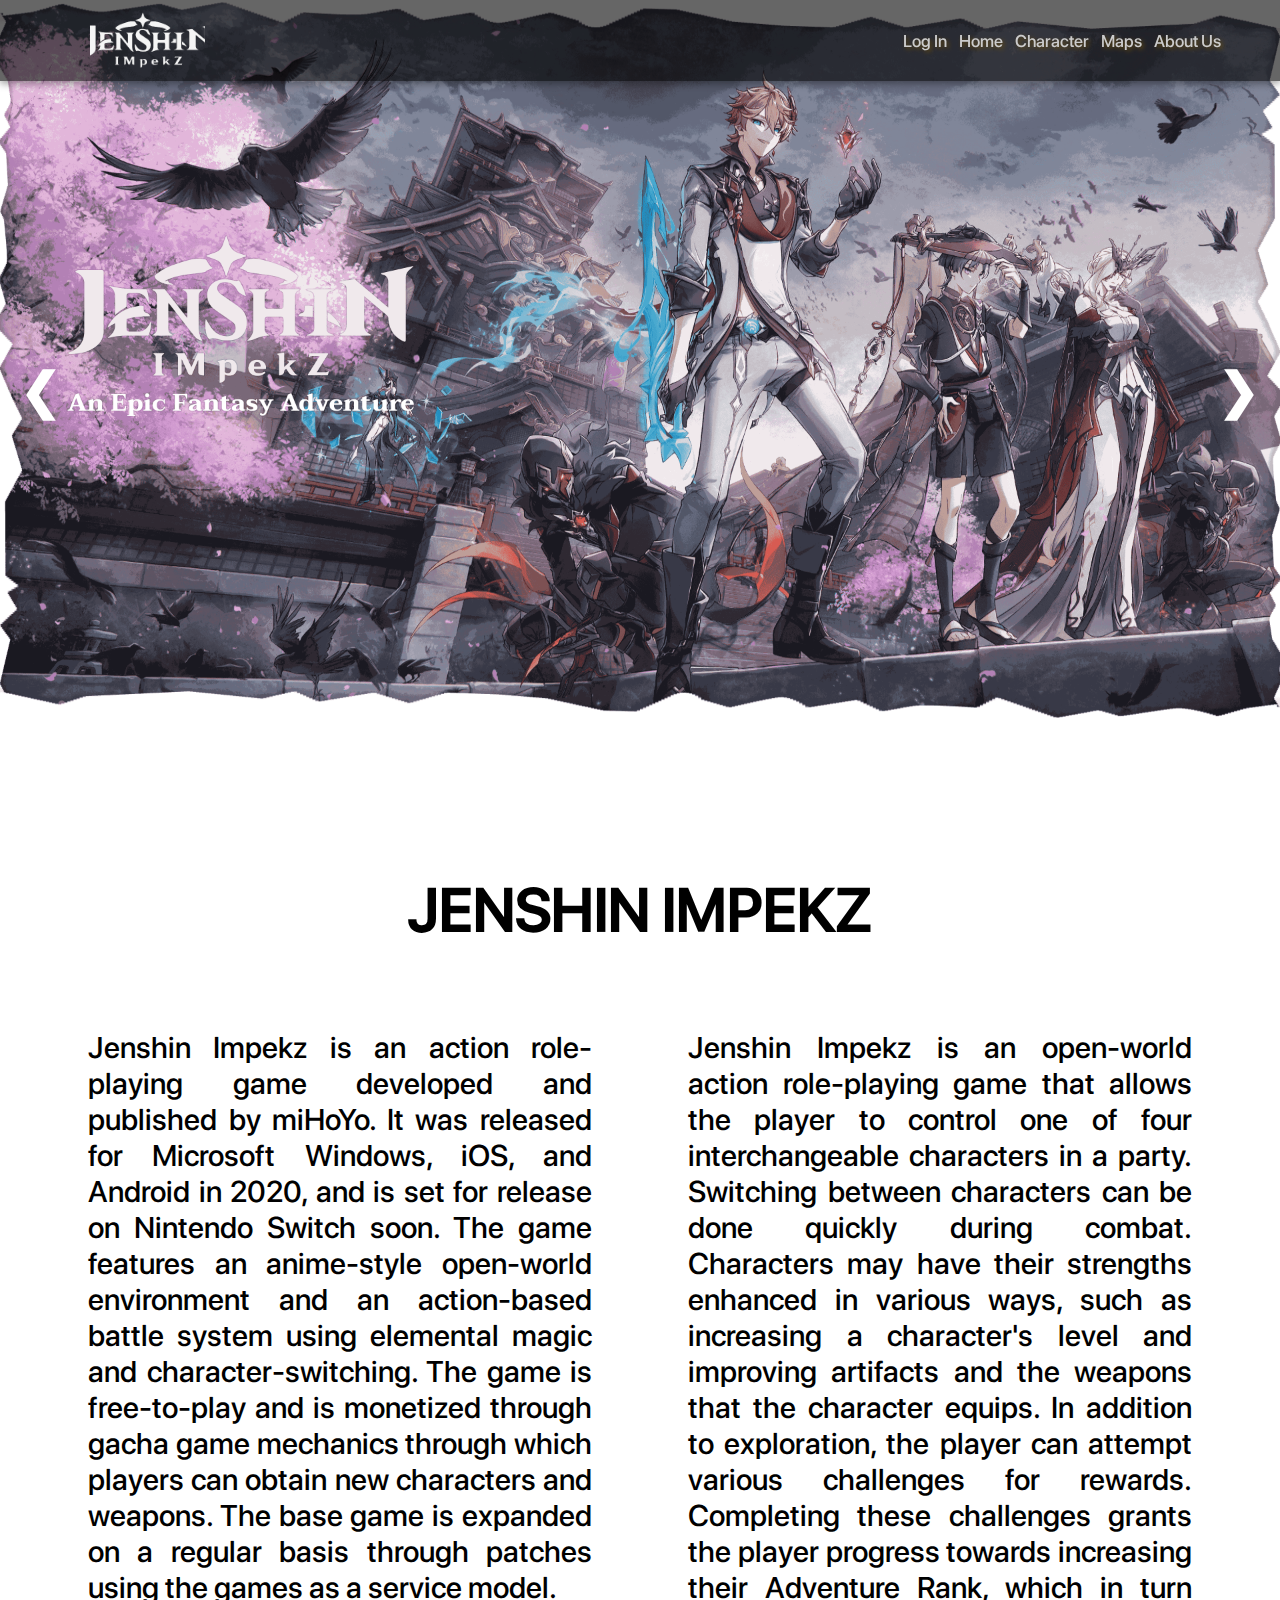
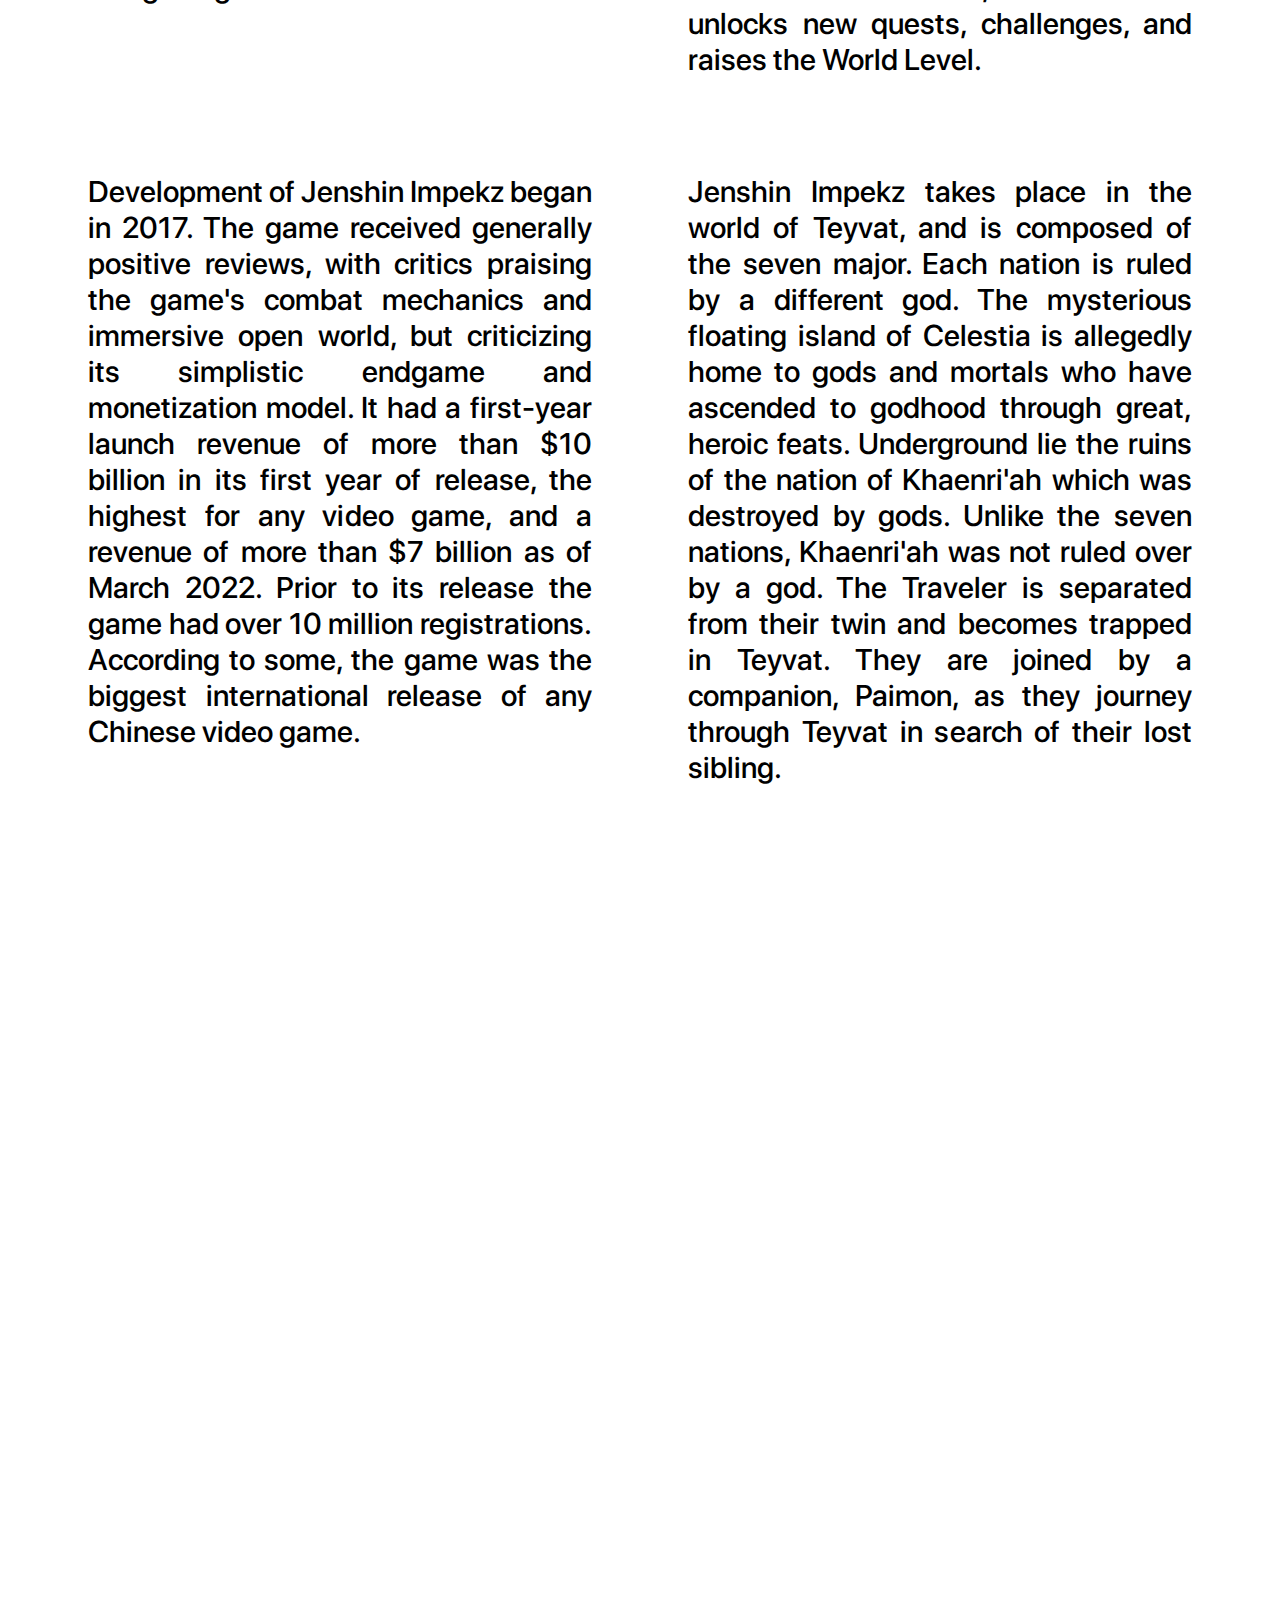
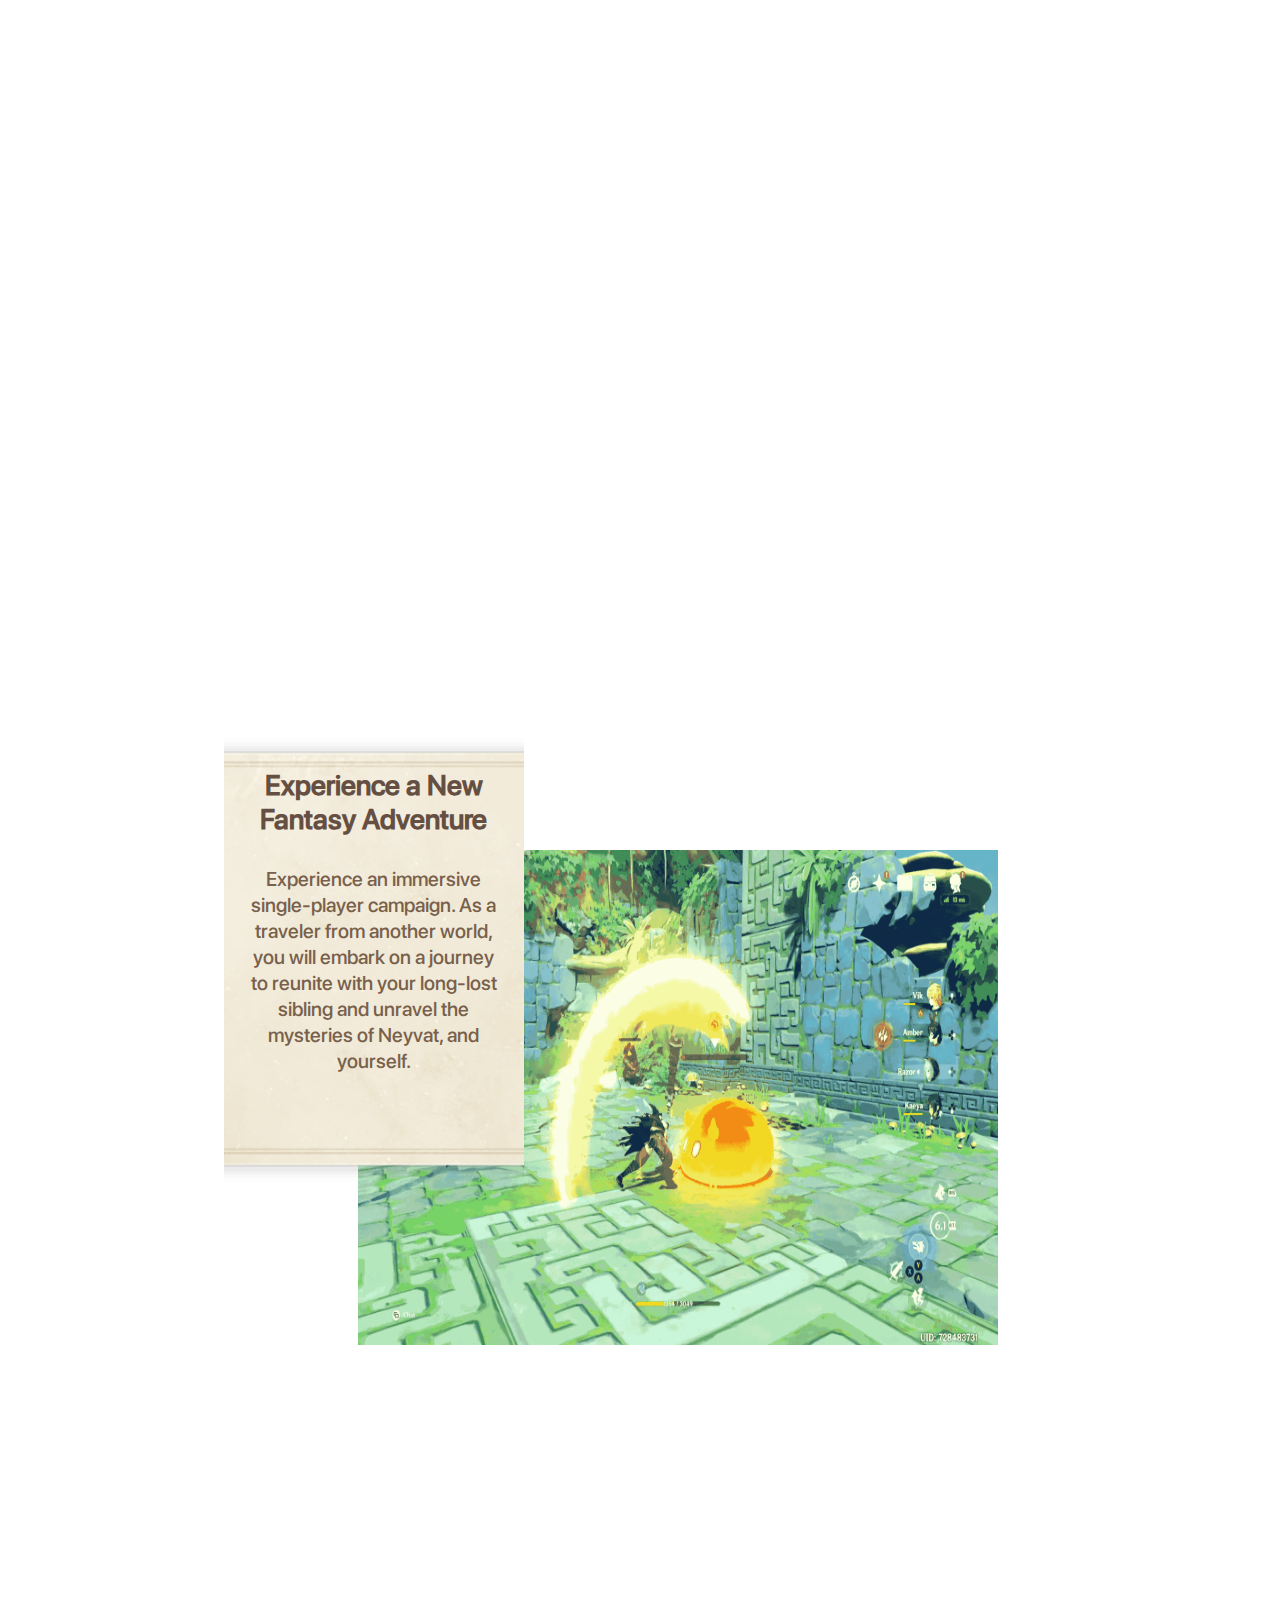
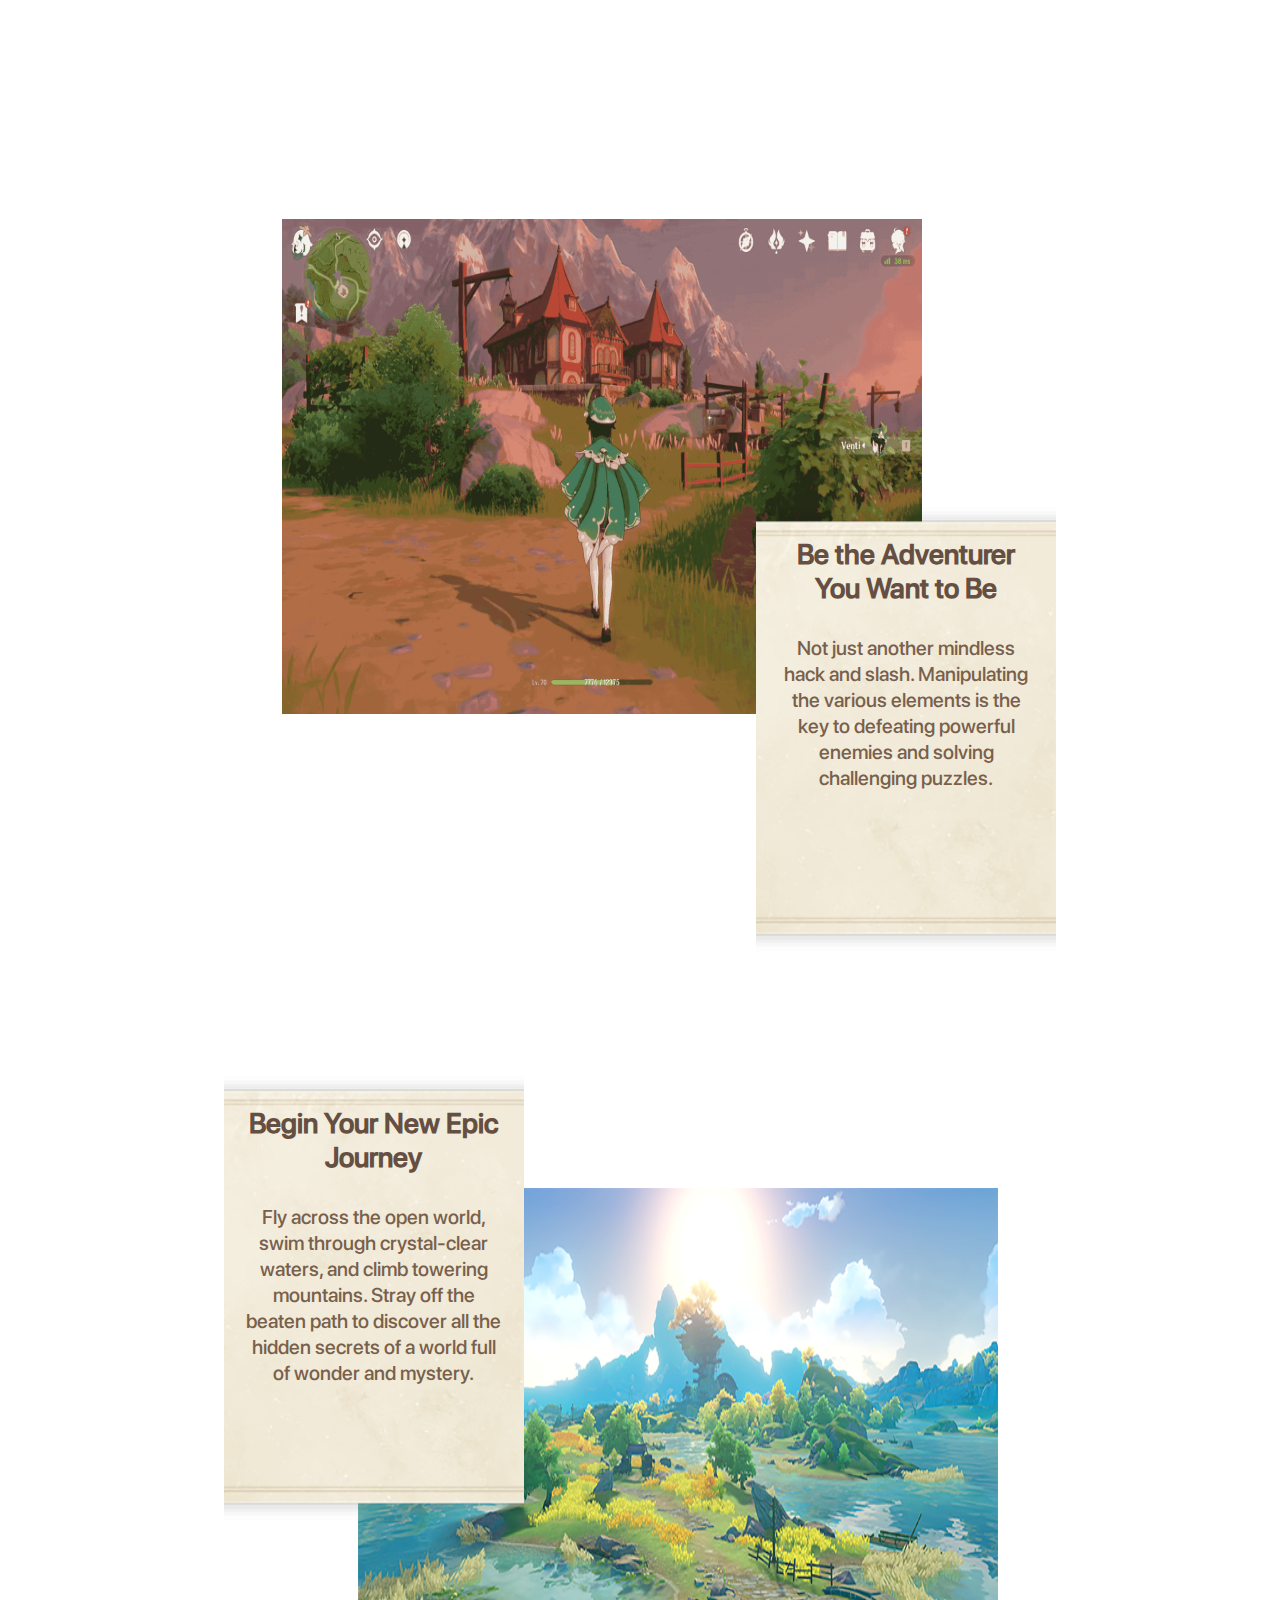
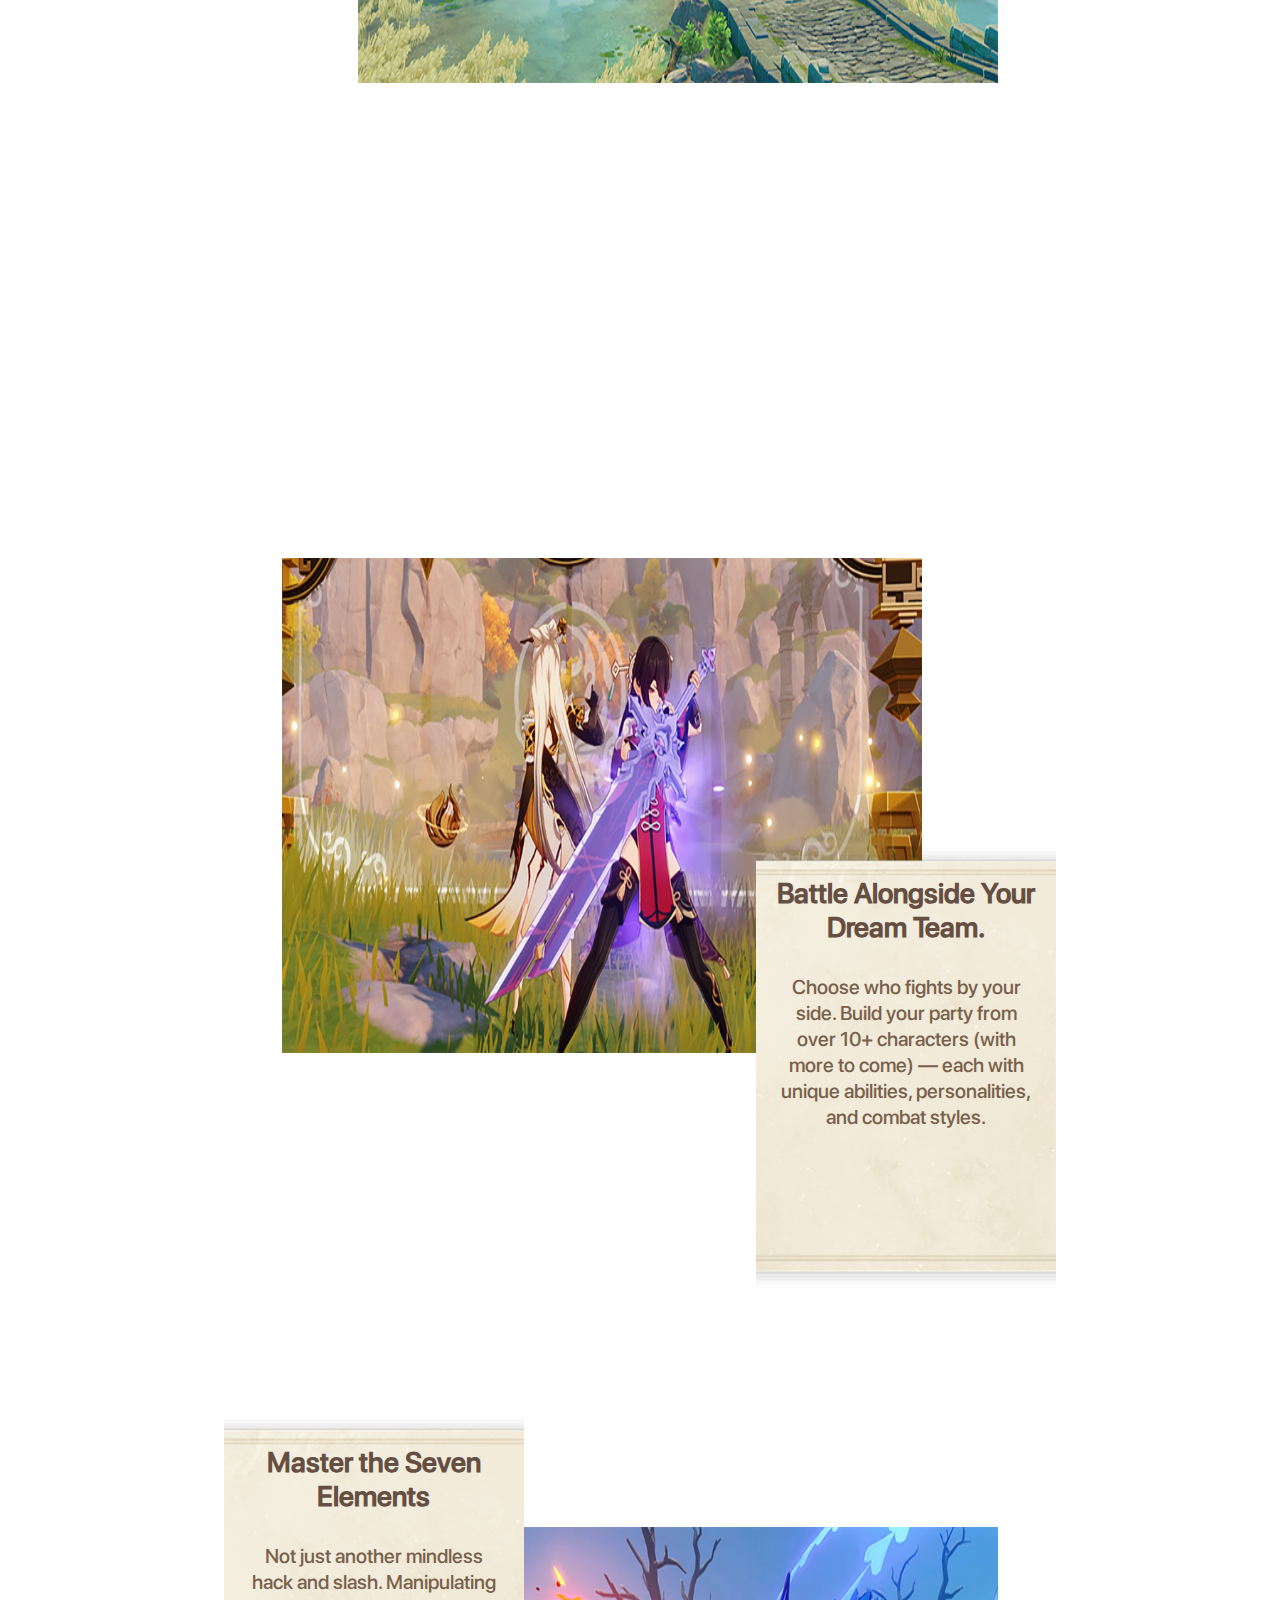
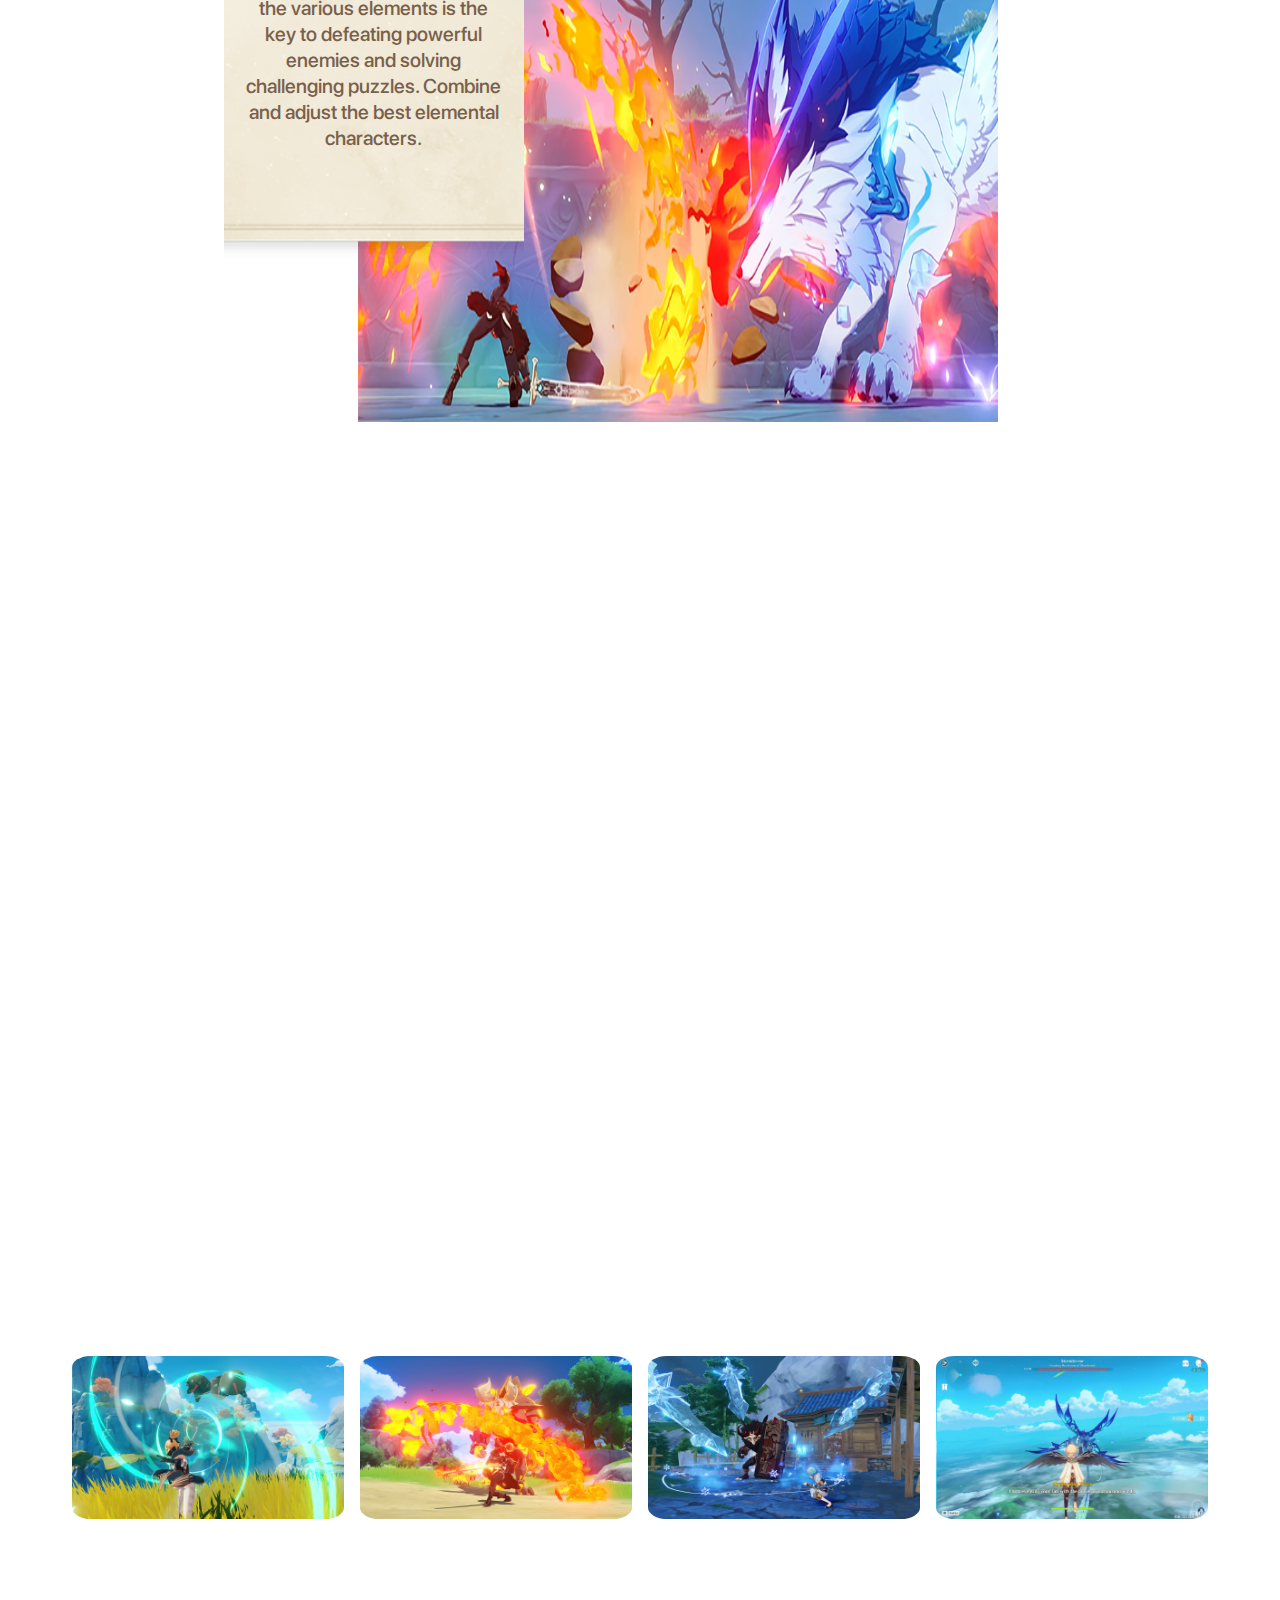
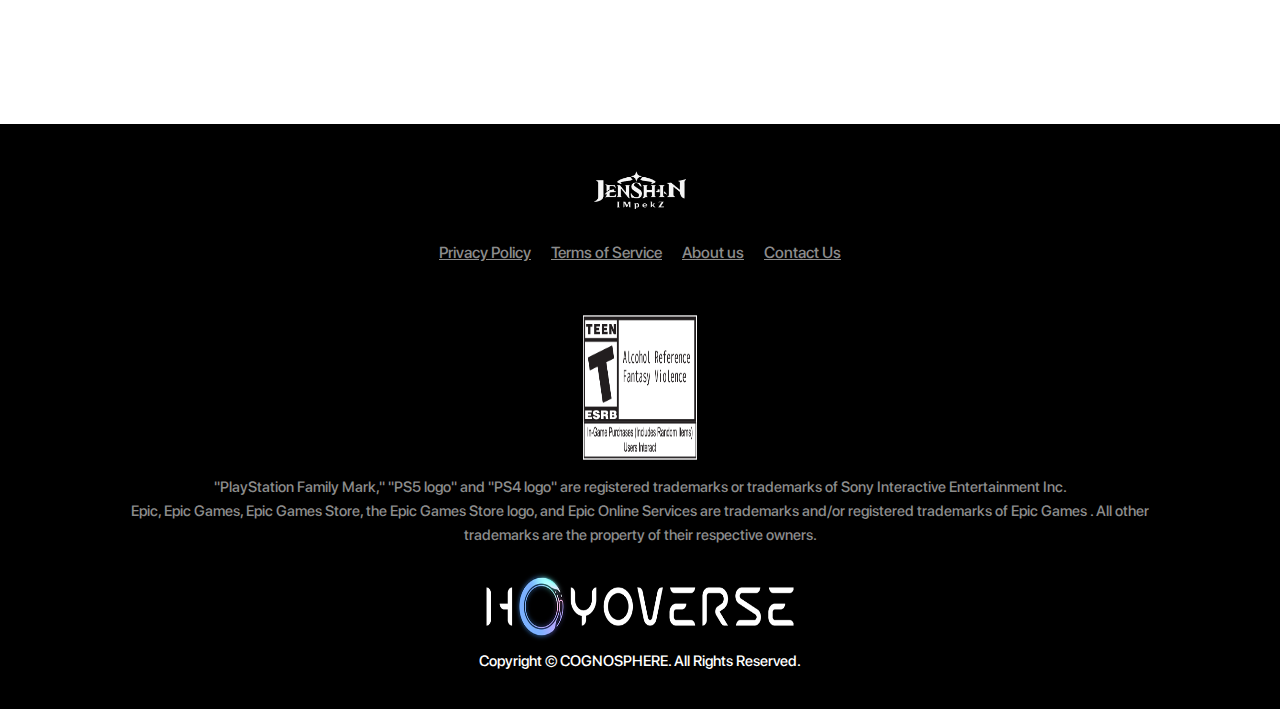
<file: about_us.html>
<!doctype html>

<html lang="en">
  <head>
    <meta charset="utf-8">
    <meta name="viewport" content="width=device-width, initial-scale=1">
    <title>About Us</title>
    <link rel="stylesheet" href="about_us_styles.css">
  </head>
  
  <body>

    <div class="header1" id="header">
      <nav class="nav_header">
        <a class="a1"
          href="login.html"
          >Log In</a>
        <a
          class="a1"
          href="landing_page.html"
          >Home</a
        >
        <a class="a1" href="./landing_page_hero.html"
          >Character</a
        >
        <a class="a1" href="maps.html">Maps</a>
        <a class="a1" href="about_us.html">About Us</a>
      </nav>

      <img id="header1_part1" src="logo_jenshin-removebg-preview.png" alt="logo jenshin impact">
      <!-- <div id="header1_part2">
        This is for student whos want to learn math in depth
      </div> -->
    </div>
        
    <!-- Carousel -->

    <div class="slideshows-container">

      <div class="slider">
        <img src="image/bghome0.png" style="width:100%">
      </div>
      
      <div class="slider">
        <img src="image/bghome1.png" style="width:100%">
      </div>
      
      <div class="slider">
        <img src="image/bghome2.png" style="width:100%">
      </div>

      <div class="slider">
        <img src="image/bghome3.png" style="width:100%">
      </div>
      
      <a class="prevs" onclick="plusSlide(-1)">❮</a>
      <a class="nexts" onclick="plusSlide(1)">❯</a>
      
    </div>

    <!-- Grid -->
    <div class = "about">
      <div class="container text-center">
        <h1><b>JENSHIN IMPEKZ</b></h1>
        <br>  
        <div class="row" >
          <div class="col-md-6">
            <p>
              Jenshin Impekz is an action role-playing game developed and published by miHoYo. It was released for Microsoft Windows, iOS, and Android in 2020, and is set for release on Nintendo Switch soon. The game features an anime-style open-world environment and an action-based battle system using elemental magic and character-switching. The game is free-to-play and is monetized through gacha game mechanics through which players can obtain new characters and weapons. The base game is expanded on a regular basis through patches using the games as a service model.
            </p>
            <p>
              Jenshin Impekz is an open-world action role-playing game that allows the player to control one of four interchangeable characters in a party. Switching between characters can be done quickly during combat. Characters may have their strengths enhanced in various ways, such as increasing a character's level and improving artifacts and the weapons that the character equips. In addition to exploration, the player can attempt various challenges for rewards. Completing these challenges grants the player progress towards increasing their Adventure Rank, which in turn unlocks new quests, challenges, and raises the World Level.
            </p>
          </div>
          <div class="col-md-7">
            <p>
              Development of Jenshin Impekz began in 2017. The game received generally positive reviews, with critics praising the game's combat mechanics and immersive open world, but criticizing its simplistic endgame and monetization model. It had a first-year launch revenue of more than $10 billion in its first year of release, the highest for any video game, and a revenue of more than $7 billion as of March 2022. Prior to its release the game had over 10 million registrations. According to some, the game was the biggest international release of any Chinese video game.
            </p>
            <p>
              Jenshin Impekz takes place in the world of Teyvat, and is composed of the seven major. Each nation is ruled by a different god. The mysterious floating island of Celestia is allegedly home to gods and mortals who have ascended to godhood through great, heroic feats. Underground lie the ruins of the nation of Khaenri'ah which was destroyed by gods. Unlike the seven nations, Khaenri'ah was not ruled over by a god. The Traveler is separated from their twin and becomes trapped in Teyvat. They are joined by a companion, Paimon, as they journey through Teyvat in search of their lost sibling.
            </p>
          </div>
        </div>
        </div>
      </div>
    </div>

    <!-- Fixed -->
    
    <div class="containerwes">
      <div class="titlecontainer">Game Features</div>
        
        <div class="section1">
          <img src="image/SS1.png" class="picture1">
          <div class="sectioninfo1">
            <div class="sectiontitle1">Experience a New Fantasy Adventure</div>
            <div class="sectiondesc1">
              Experience an immersive single-player campaign. As a traveler from another world, 
              you will embark on a journey to reunite with your long-lost sibling and unravel the 
              mysteries of Neyvat, and yourself.</div>
          </div>
        </div>

        <div class="section2">
          <img src="image/SS2.png" class="picture2">
          <div class="sectioninfo2">
            <div class="sectiontitle2">Be the Adventurer You Want to Be</div>
            <div class="sectiondesc2">
              Not just another mindless hack and slash. Manipulating the various elements 
              is the key to defeating powerful enemies and solving challenging puzzles.</div>
          </div>
        </div>

        <div class="section1">
          <img src="image/SS3.png" class="picture1">
          <div class="sectioninfo1">
            <div class="sectiontitle1">Begin Your New Epic Journey</div>
            <div class="sectiondesc1">
              Fly across the open world, swim through crystal-clear waters, and climb towering 
              mountains. Stray off the beaten path to discover all the hidden secrets of a world full 
              of wonder and mystery.</div>
          </div>
        </div>

        <div class="section2">
          <img src="image/SS4.png" class="picture2">
          <div class="sectioninfo2">
            <div class="sectiontitle2">Battle Alongside Your Dream Team.</div>
            <div class="sectiondesc2">
              Choose who fights by your side. Build your party from over 10+ characters 
              (with more to come) — each with unique abilities, personalities, and combat styles.</div>
          </div>
        </div>

        <div class="section1">
          <img src="image/SS5.png" class="picture1">
          <div class="sectioninfo1">
            <div class="sectiontitle1">Master the Seven Elements</div>
            <div class="sectiondesc1">
              Not just another mindless hack and slash. Manipulating the various elements is the key 
              to defeating powerful enemies and solving challenging puzzles. Combine and adjust the best elemental characters.</div>
          </div>
        </div>
  

        <!-- GAME SCREENSHOOT -->

        <div class="titlescreenshoot">Game Screenshots</div>

        <div class="rowscreenshoot">
          <div class="column">
            <img src="image/sc4.jpg" style="width:100%" onclick="openModal();currentSlide(1)" class="hover-shadow cursor">
          </div>
          <div class="column">
            <img src="image/sc5.jpg" style="width:100%" onclick="openModal();currentSlide(2)" class="hover-shadow cursor">
          </div>
          <div class="column">
            <img src="image/sc6.jpg" style="width:100%" onclick="openModal();currentSlide(3)" class="hover-shadow cursor">
          </div>
          <div class="column">
            <img src="image/sc12.png" style="width:100%" onclick="openModal();currentSlide(4)" class="hover-shadow cursor">
          </div>

        </div>
        
        <div id="myModal" class="modal">
          <span class="close cursor" onclick="closeModal()">&times;</span>
          <div class="modal-content">
        
            <div class="mySlides">
              <img src="image/sc4.jpg" style="width:100%">
            </div>
        
            <div class="mySlides">
              <img src="image/sc5.jpg" style="width:100%">
            </div>
        
            <div class="mySlides">
              <img src="image/sc6.jpg" style="width:100%">
            </div>
            
            <div class="mySlides">
              <img src="image/sc12.png" style="width:100%">
            </div>

            
            <a class="prev" onclick="plusSlides(-1)">&#10094;</a>
            <a class="next" onclick="plusSlides(1)">&#10095;</a>
        
        
          </div>
        </div>       
          
      
      </div>
   
    <script src="about_us_script.js"></script>
    
  </body>
  <footer>
    <div class="main_footer">
      <div class="wrapper_logo">
        <img src="logo_jenshin-removebg-preview.png" alt="logo_jhenshin">
      </div>
      <div class="container_footer">
        <a href="">Privacy Policy</a>
        <a href="">Terms of Service</a>
        <a href="">About us</a>
        <a href="">Contact Us</a>
      </div>
      <div class="container_logo">
        <img class="image1" src="in_game_purchase.png" alt="gambarps">
        <span>"PlayStation Family Mark," "PS5 logo" and "PS4 logo" are registered 
              trademarks or trademarks of Sony Interactive Entertainment Inc.</span>
        <span>Epic, Epic Games, Epic Games Store, the Epic Games Store logo, and Epic 
              Online Services are trademarks and/or registered trademarks of Epic Games
              . All other trademarks are the 
              property of their respective owners.</span>
        </div>
      <img class="hoyo_img" src="hoyoverse.png" alt="gambar hoyo">
      <div class="last_container">
        <span>Copyright © COGNOSPHERE. All Rights Reserved.</span>
      </div>
    </div>
  </footer>
</html>
</file>
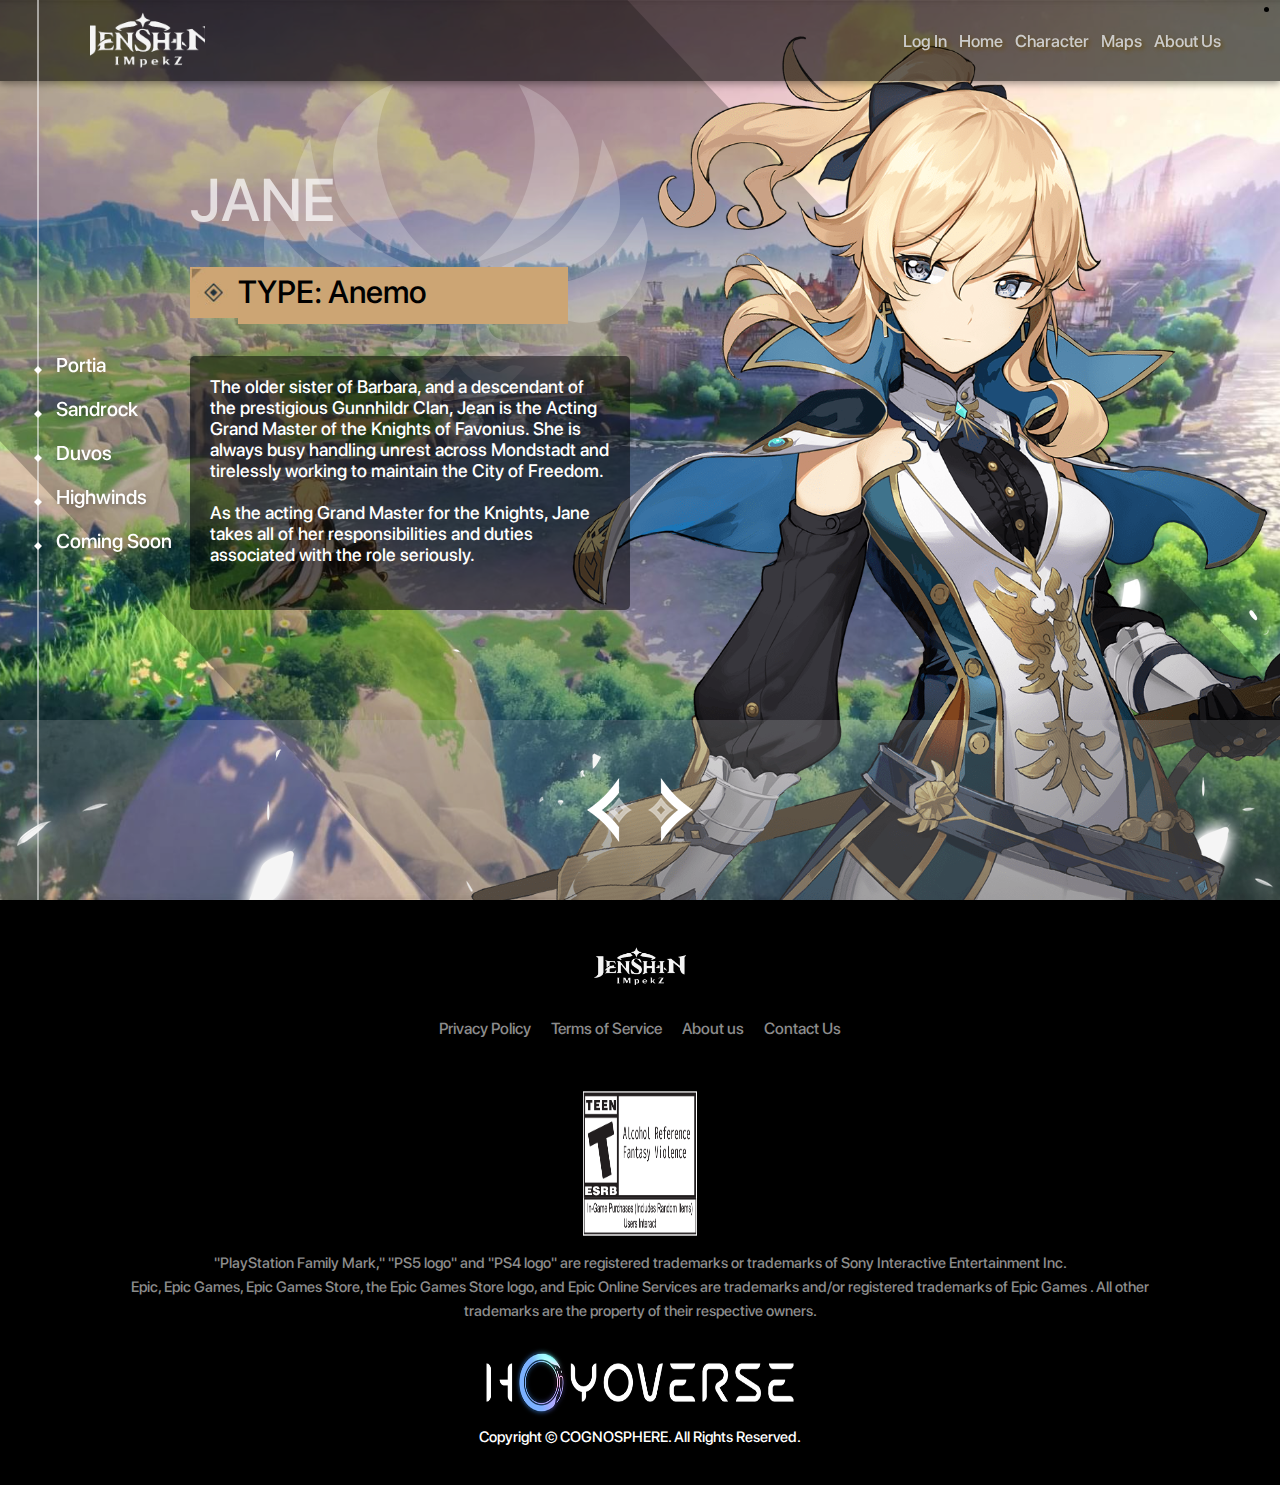
<file: landing_page_hero.html>
<html lang="en">
<head>
    <meta charset="UTF-8">
    <meta http-equiv="X-UA-Compatible" content="IE=edge">
    <meta name="viewport" content="width=device-width, initial-scale=1.0">
    <title>Character</title>
    <link rel="stylesheet" href="landing_page_hero_styling.css">
</head>
<body>

  <div class="header1" id="header">
    <nav class="nav_header">
      <a class="a1"
        href="login.html"
        >Log In</a>
      <a
        class="a1"
        href="landing_page.html"
        >Home</a
      >
      <a class="a1" href="./landing_page_hero.html"
        >Character</a
      >
      <a class="a1" href="maps.html">Maps</a>
      <a class="a1" href="about_us.html">About Us</a>
    </nav>

    <img id="header1_part1" src="logo_jenshin-removebg-preview.png" alt="logo jenshin impact">
    <!-- <div id="header1_part2">
      This is for student whos want to learn math in depth
    </div> -->
  </div>
    <div class="hero_scrol">
  
      <ul class="char_sidebar">
        <li class="char_sidebar_list">
          <a href="./landing_page_hero.html">
            Portia
          </a>
        </li>
        <li class="char_sidebar_list">
          <a href="./landing_page_hero1.html">
            Sandrock
          </a>
        </li>
        <li class="char_sidebar_list">
          <a href="./landing_page_hero2.html">
            Duvos
          </a>
        </li>
        <li class="char_sidebar_list">
          <a href="./landing_page_hero3.html">
            Highwinds
          </a>
        </li>
        <li class="char_sidebar_list">
          <a href="">
            Coming Soon
          </a>
        </li>
      </ul>
      <div class="character_main">
        <div class="swipper_place">
          <ul class="swipper_hero">
            <li class="sub_swipper_hero">
              <div class="sub_hero_1">
                <img class="image_sub_hero" src="./skill1.png" alt="background1">
                <img src="./jean.png" alt="background2" class="image_sub_hero1">
                <div class="hero_container1">
                  <h1>JANE</h1>
                  <div class="hero_desc">
                    <div class="el_name">
                      <p>TYPE: Anemo</p>
                    </div>
                  </div>
                  <div class="hero_info">
                    <p>The older sister of Barbara, and a descendant of the prestigious Gunnhildr Clan, Jean is the Acting Grand Master of the Knights of Favonius. She is always busy handling unrest across Mondstadt and tirelessly working to maintain the City of Freedom.
                      <br><br>
                      As the acting Grand Master for the Knights, Jane takes all of her responsibilities and duties associated with the role seriously.
                    </p>
                  </div>
                </div>
              </div>
            </li>
            <li class="sub_swipper_hero">
              <div class="sub_hero_1">
                <img class="image_sub_hero" src="./skill5.png" alt="background1">
                <img src="./razor.png" alt="background2" class="image_sub_hero1">
                <div class="hero_container1">
                  <h1>SCISSOR</h1>
                  <div class="hero_desc">
                    <div class="el_name">
                      <p>TYPE: Hydro</p>
                    </div>
                  </div>
                  <div class="hero_info">
                    <p>Some say he is an orphan raised by wolves. Others say he is a wolf spirit in human form.
                      <br><br>
                      He is most at home in the wild, fighting with claw and thunder. To this day the wolf boy can 
                      be found prowling the forest, where he and his wolf pack hunt to survive using nothing more 
                      than their animal instincts.
                    </p>
                  </div>
                </div>
              </div>
            </li>
            <li class="sub_swipper_hero"> <div class="sub_hero_1">
              <div class="sub_hero_1">
                <img class="image_sub_hero" src="./skill3.png" alt="background1">
                <img src="./venti.png" alt="background2" class="image_sub_hero1">
                <div class="hero_container1">
                  <h1>TALL</h1>
                  <div class="hero_desc">
                    <div class="el_name">
                      <p>TYPE: Geo</p>
                    </div>
                  </div>
                  <div class="hero_info">
                    <p>One of the many bards of Portia, who freely wanders the city's streets and alleys.
                      <br><br>
                      Tall has a somewhat recalcitrant, carefree, and playful attitude as well as a 
                      liking to rhyming in his speech. He sees a particular worth in music to the 
                      point where he names his lyre, saying, "every being deserves a name to be 
                      called upon, and woven into a song." 
                    </p>
                  </div>
                </div>
              </div>
            </li>
            <li class="sub_swipper_hero">
              <div class="sub_hero_1">
                <img class="image_sub_hero" src="./skill2.png" alt="background1">
                <img src="./albedo.png" alt="background2" class="image_sub_hero1">
                <div class="hero_container1">
                  <h1>ALDOUS</h1>
                  <div class="hero_desc">
                    <div class="el_name">
                      <p>TYPE: Pyro</p>
                    </div>
                  </div>
                  <div class="hero_info">
                    <p>Aldous — an alchemist based in Portia, in the service of the Knights of Favonius.
                      <br><br>
                      Having gained fame for his alchemical talents, Aldous is a reclusive person, spending 
                      most of his time in Dragonspine. He isn't fond of most social interactions and thus 
                      rarely travels to the city of Portia unless it is to meet up with his fellow 
                      alchemists or other acquaintances.
                    </p>
                  </div>
                </div>
              </div>
            </li>
            <li class="sub_swipper_hero">
              <div class="sub_hero_1">
                <img class="image_sub_hero" src="./skill4.png" alt="background1">
                <img src="./amber.png" alt="background2" class="image_sub_hero1">
                <div class="hero_container1">
                  <h1>HEARD</h1>
                  <div class="hero_desc">
                    <div class="el_name">
                      <p>TYPE: Electro</p>
                    </div>
                  </div>
                  <div class="hero_info">
                    <p>A perky, straightforward girl, who is also the only Outrider of the Knights of 
                      Favonius. Her amazing mastery of the glider has made her a three-time winner of 
                      the Gliding Championship in Portia.
                    <br><br>
                    As a rising star within the Knights of Favonius, Heard is always ready for any challenging tasks. Outrider 
                    for the Knights of Favonius, Heard is described as "a model for justice" by Kaeya.
                    </p>
                  </div>
                </div>
              </div>
            </li>
          </ul>
          
          <div class="nav">
            <button onclick="go_prev()">
              <img src="./arrow_prev.png" alt="">
            </button>
            <button onclick="go_next()">
              <img src="./arrow_next.png" alt="">
            </button>
          </div>
        </div>
      <!-- <img src="./background_image2.png" alt="" class="background_image2"> -->
      </div>

    </div>
</body>
<footer>
  <div class="main_footer">
    <div class="wrapper_logo">
      <img src="logo_jenshin-removebg-preview.png" alt="logo_jhenshin">
    </div>
    <div class="container_footer">
      <a href="">Privacy Policy</a>
      <a href="">Terms of Service</a>
      <a href="">About us</a>
      <a href="">Contact Us</a>
    </div>
    <div class="container_logo">
      <img class="image1" src="in_game_purchase.png" alt="gambarps">
      <span>"PlayStation Family Mark," "PS5 logo" and "PS4 logo" are registered 
            trademarks or trademarks of Sony Interactive Entertainment Inc.</span>
      <span>Epic, Epic Games, Epic Games Store, the Epic Games Store logo, and Epic 
            Online Services are trademarks and/or registered trademarks of Epic Games
            . All other trademarks are the 
            property of their respective owners.</span>
      </div>
    <img class="hoyo_img" src="hoyoverse.png" alt="gambar hoyo">
    <div class="last_container">
      <span>Copyright © COGNOSPHERE. All Rights Reserved.</span>
    </div>
  </div>
</footer>
<script src="landing_page_hero1_script.js"></script>
</html>
</file>
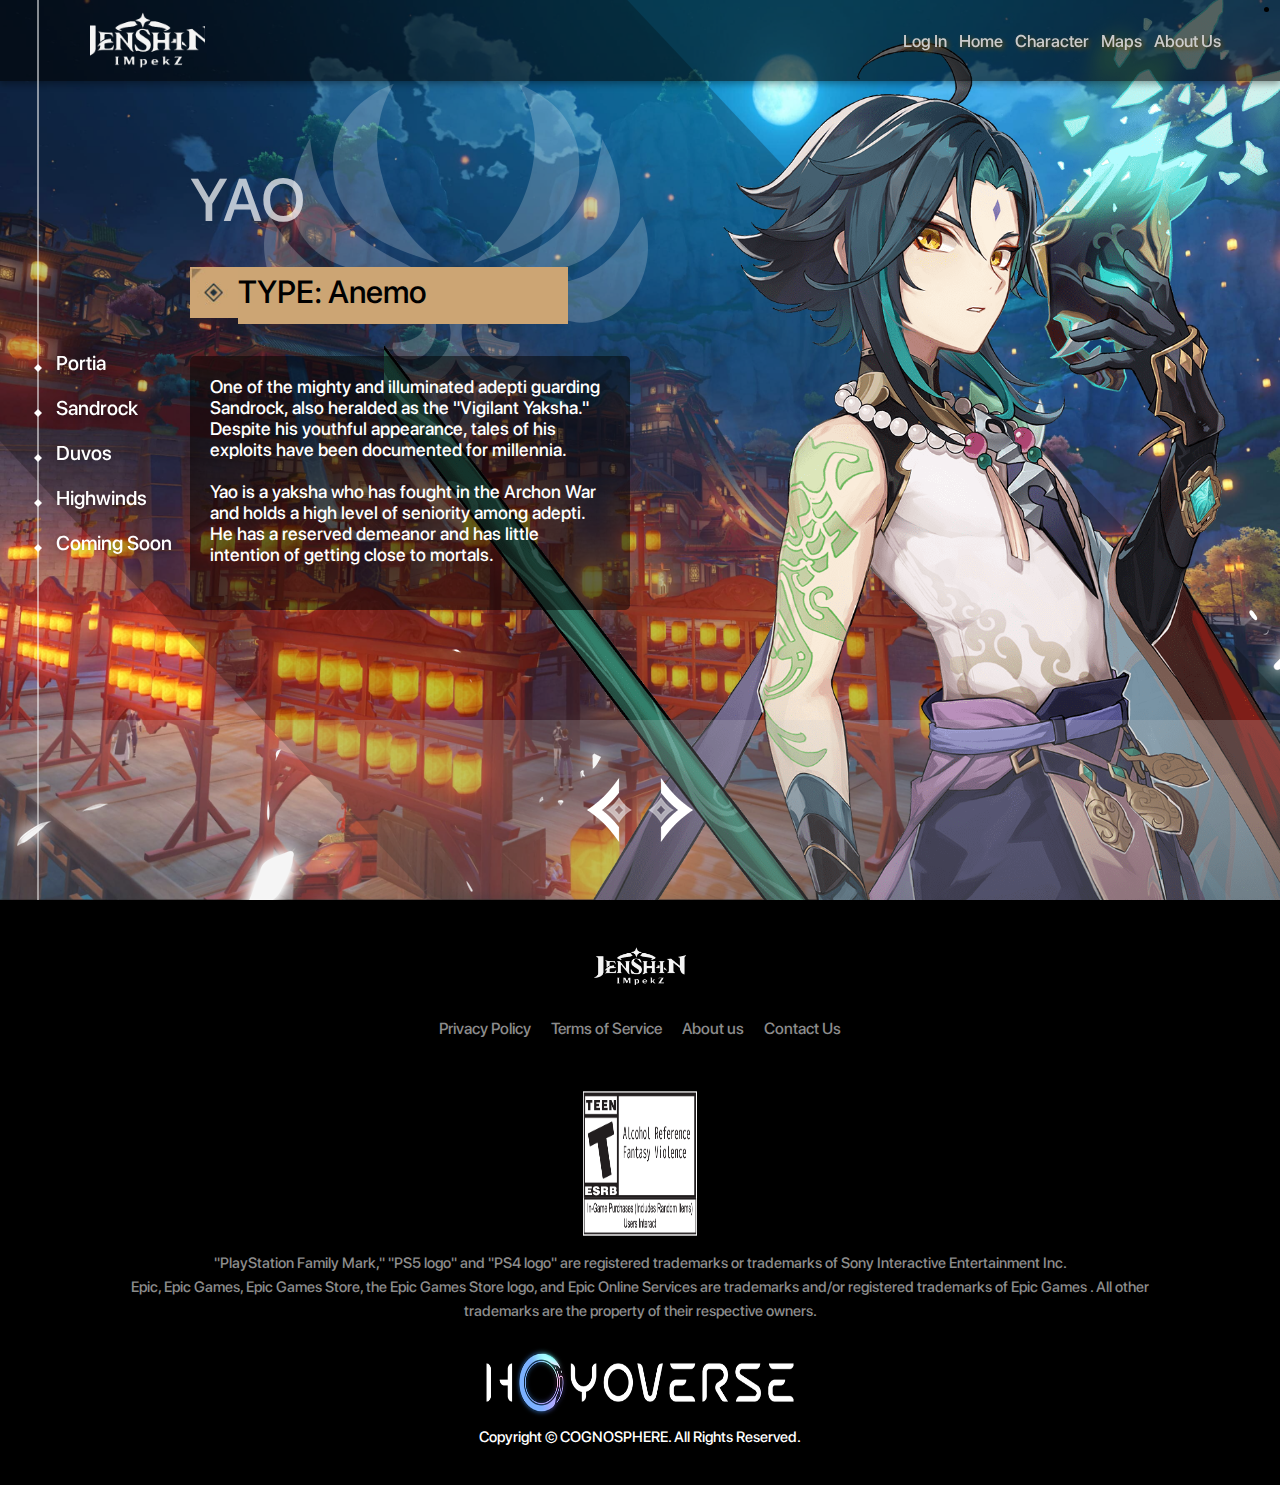
<file: landing_page_hero1.html>
<html lang="en">
<head>
    <meta charset="UTF-8">
    <meta http-equiv="X-UA-Compatible" content="IE=edge">
    <meta name="viewport" content="width=device-width, initial-scale=1.0">
    <title>Character</title>
    <link rel="stylesheet" href="landing_page_hero1_styling.css">
</head>
<body>

  <div class="header1" id="header">
    <nav class="nav_header">
      <a class="a1"
        href="login.html"
        >Log In</a>
      <a
        class="a1"
        href="landing_page.html"
        >Home</a
      >
      <a class="a1" href="./landing_page_hero.html"
        >Character</a
      >
      <a class="a1" href="maps.html">Maps</a>
      <a class="a1" href="about_us.html">About Us</a>
    </nav>

    <img id="header1_part1" src="logo_jenshin-removebg-preview.png" alt="logo jenshin impact">
    <!-- <div id="header1_part2">
      This is for student whos want to learn math in depth
    </div> -->
  </div>
    <div class="hero_scrol">
  
      <ul class="char_sidebar">
        <li class="char_sidebar_list">
          <a href="./landing_page_hero.html">
            Portia
          </a>
        </li>
        <li class="char_sidebar_list">
          <a href="./landing_page_hero1.html">
            Sandrock
          </a>
        </li>
        <li class="char_sidebar_list">
          <a href="./landing_page_hero2.html">
            Duvos
          </a>
        </li>
        <li class="char_sidebar_list">
          <a href="./landing_page_hero3.html">
            Highwinds
          </a>
        </li>
        <li class="char_sidebar_list">
          <a href="">
            Coming Soon
          </a>
        </li>
      </ul>
      <div class="character_main">
        <div class="swipper_place">
          <ul class="swipper_hero">
            <li class="sub_swipper_hero">
              <div class="sub_hero_1">
                <img class="image_sub_hero" src="./skill1.png" alt="background1">
                <img src="./liyue_hero1.png" alt="background2" class="image_sub_hero1">
                <div class="hero_container1">
                  <h1>YAO</h1>
                  <div class="hero_desc">
                    <div class="el_name">
                      <p>TYPE: Anemo</p>
                    </div>
                  </div>
                  <div class="hero_info">
                    <p>One of the mighty and illuminated adepti guarding Sandrock, also heralded as the "Vigilant Yaksha."
                      Despite his youthful appearance, tales of his exploits have been documented for millennia.
                      <br><br>
                      Yao is a yaksha who has fought in the Archon War and holds a high level of seniority among 
                      adepti. He has a reserved demeanor and has little intention of getting close to mortals.
                    </p>
                  </div>
                </div>
              </div>
            </li>
            <li class="sub_swipper_hero">
              <div class="sub_hero_1">
                <img class="image_sub_hero" src="./skill5.png" alt="background1">
                <img src="./liyue_hero2.png" alt="background2" class="image_sub_hero1">
                <div class="hero_container1">
                  <h1>TARTAGALIA</h1>
                  <div class="hero_desc">
                    <div class="el_name">
                      <p>TYPE: Hydro</p>
                    </div>
                  </div>
                  <div class="hero_info">
                    <p>Meet Tartagalia — the cunning Snezhnayan whose unpredictable personality keeps people guessing his every move.
                      <br><br>
                      Tartagalia describes himself as "kind of a bad guy", living for the thrill of a fight and causing chaos. 
                      As a child, Tartagalia was frightened and hesitant, but he secretly desired to become an adventurer like 
                      the ones his father told him about.
                    </p>
                  </div>
                </div>
              </div>
            </li>
            <li class="sub_swipper_hero"> <div class="sub_hero_1">
              <div class="sub_hero_1">
                <img class="image_sub_hero" src="./skill3.png" alt="background1">
                <img src="./liyue_hero3.png" alt="background2" class="image_sub_hero1">
                <div class="hero_container1">
                  <h1>YUZHONG</h1>
                  <div class="hero_desc">
                    <div class="el_name">
                      <p>TYPE: Geo</p>
                    </div>
                  </div>
                  <div class="hero_info">
                    <p>Yuzhong is a calm, reserved, and polite man, who holds an air of nostalgia. 
                      Whereas he is said to have a stoic demeanor for duty, Yuzhong also has a sentimental side.
                    <br><br>
                    He knows much about Sandrock history and culture in part due to his time as the Geo Archon; 
                    like Tall, he has many experiences and memories, as he was a god well before The 
                    Seven even existed and one of the oldest still living in Neyvat.
                    </p>
                  </div>
                </div>
              </div>
            </li>
            <li class="sub_swipper_hero">
              <div class="sub_hero_1">
                <img class="image_sub_hero" src="./skill2.png" alt="background1">
                <img src="./liyue_hero4.png" alt="background2" class="image_sub_hero1">
                <div class="hero_container1">
                  <h1>HO TAU</h1>
                  <div class="hero_desc">
                    <div class="el_name">
                      <p>TYPE: Pyro</p>
                    </div>
                  </div>
                  <div class="hero_info">
                    <p>The 99th Director of the Wangsheng Funeral Parlor. She took over the business at a rather young age.
                      <br><br>
                      At first glance, Ho Tau appears to be a quirky and cheerful girl. She enjoys pranking people and 
                      despises sitting around and doing nothing, as she wishes to live her life to the fullest.
                      Despite her negative impressions, Ho Tau is knowedgeable about the adepti and Sandrock's past. 
                    </p>
                  </div>
                </div>
              </div>
            </li>
            <li class="sub_swipper_hero">
              <div class="sub_hero_1">
                <img class="image_sub_hero" src="./skill4.png" alt="background1">
                <img src="./liyue_hero5.png" alt="background2" class="image_sub_hero1">
                <div class="hero_container1">
                  <h1>YALEN</h1>
                  <div class="hero_desc">
                    <div class="el_name">
                      <p>TYPE: Electro</p>
                    </div>
                  </div>
                  <div class="hero_info">
                    <p>A mysterious person who claims to work for the Ministry of Civil Affairs, but is a 
                      "non-entity" on the Ministry of Civil Affairs' list.
                      Elusive, enigmatic, erratic - all of these are Yalen's hallmarks.
                    <br><br>
                    Yalen is said to be quite secretive and mysterious; while claiming to work for 
                    the Ministry of Civil Affairs, she's frequently absent from work most of the year. 
                  </p>
                  </div>
                </div>
              </div>
            </li>
          </ul>
          
          <div class="nav">
            <button onclick="go_prev()">
              <img src="./arrow_prev.png" alt="">
            </button>
            <button onclick="go_next()">
              <img src="./arrow_next.png" alt="">
            </button>
          </div>
        </div>
      <!-- <img src="./background_image2.png" alt="" class="background_image2"> -->
      </div>

    </div>
</body>
<footer>
  <div class="main_footer">
    <div class="wrapper_logo">
      <img src="logo_jenshin-removebg-preview.png" alt="logo_jhenshin">
    </div>
    <div class="container_footer">
      <a href="">Privacy Policy</a>
      <a href="">Terms of Service</a>
      <a href="">About us</a>
      <a href="">Contact Us</a>
    </div>
    <div class="container_logo">
      <img class="image1" src="in_game_purchase.png" alt="gambarps">
      <span>"PlayStation Family Mark," "PS5 logo" and "PS4 logo" are registered 
            trademarks or trademarks of Sony Interactive Entertainment Inc.</span>
      <span>Epic, Epic Games, Epic Games Store, the Epic Games Store logo, and Epic 
            Online Services are trademarks and/or registered trademarks of Epic Games
            . All other trademarks are the 
            property of their respective owners.</span>
      </div>
    <img class="hoyo_img" src="hoyoverse.png" alt="gambar hoyo">
    <div class="last_container">
      <span>Copyright © COGNOSPHERE. All Rights Reserved.</span>
    </div>
  </div>
</footer>
<script src="landing_page_hero1_script.js"></script>
</html>
</file>
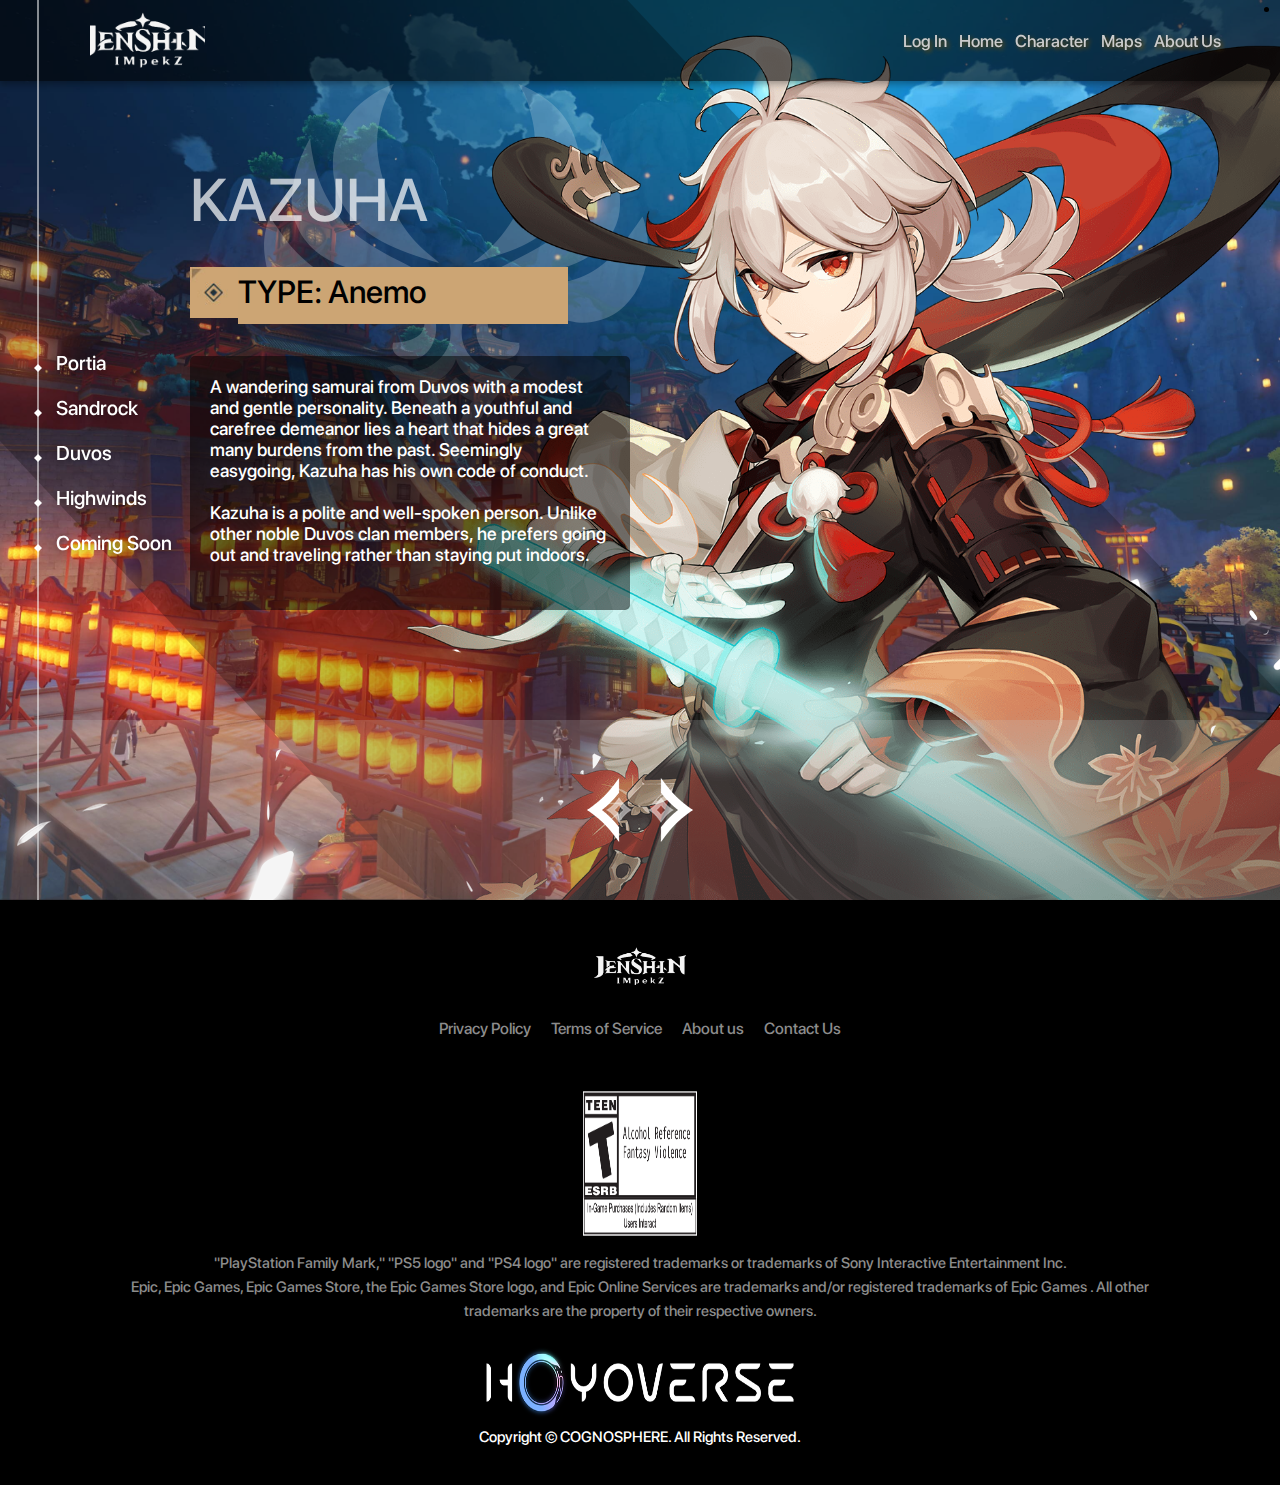
<file: landing_page_hero2.html>
<html lang="en">
<head>
    <meta charset="UTF-8">
    <meta http-equiv="X-UA-Compatible" content="IE=edge">
    <meta name="viewport" content="width=device-width, initial-scale=1.0">
    <title>Character</title>
    <link rel="stylesheet" href="landing_page_hero2_styling.css">
</head>
<body>
    <div class="hero_scrol">
      <ul class="char_sidebar">
        <li class="char_sidebar_list">
          <a href="landing_page_hero.html">
            Portia
          </a>
        </li>
        <li class="char_sidebar_list">
          <a href="landing_page_hero1.html">
            Sandrock
          </a>
        </li>
        <li class="char_sidebar_list">
          <a href="./landing_page_hero2.html">
            Duvos
          </a>
        </li>
        <li class="char_sidebar_list">
          <a href="./landing_page_hero3.html">
            Highwinds
          </a>
        </li>
        <li class="char_sidebar_list">
          <a href="">
            Coming Soon
          </a>
        </li>
      </ul>
      <div class="character_main">
        <div class="swipper_place">
          <ul class="swipper_hero">
            <li class="sub_swipper_hero">
              <div class="sub_hero_1">
                <img class="image_sub_hero" src="./skill1.png" alt="background1">
                <img src="Kazuha.png" alt="background2" class="image_sub_hero1">
                <div class="hero_container1">
                  <h1>KAZUHA</h1>
                  <div class="hero_desc">
                    <div class="el_name">
                      <p>TYPE: Anemo</p>
                    </div>
                  </div>
                  <div class="hero_info">
                    <p>A wandering samurai from Duvos with a modest and gentle personality.
                      Beneath a youthful and carefree demeanor lies a heart that hides a great many 
                      burdens from the past. Seemingly easygoing, Kazuha has his own code of conduct.
                    <br><br>
                    Kazuha is a polite and well-spoken person. Unlike other noble Duvos clan members, 
                    he prefers going out and traveling rather than staying put indoors.
                  </p>
                  </div>
                </div>
              </div>
            </li>
            <li class="sub_swipper_hero">
              <div class="sub_hero_1">
                <img class="image_sub_hero" src="./skill5.png" alt="background1">
                <img src="./lizuha_hero2.png" alt="background2" class="image_sub_hero1">
                <div class="hero_container1">
                  <h1>YAOMI</h1>
                  <div class="hero_desc">
                    <div class="el_name">
                      <p>TYPE: Hydro</p>
                    </div>
                  </div>
                  <div class="hero_info">
                    <p>A talented pyrotechnician. The current owner of Naganohara Fireworks known as the "Queen of the Summer Festival."
                      A girl filled with fiery passion. The uncompromising childish innocence and the obsession with craftsmanship intertwine 
                      in her to create a spectacular blaze.
                      <br><br>
                      Yaomi, like the rest of her family, is loved by the people of Duvos City for the fireworks she creates.
                    </p>
                  </div>
                </div>
              </div>
            </li>
            <li class="sub_swipper_hero"> <div class="sub_hero_1">
              <div class="sub_hero_1">
                <img class="image_sub_hero" src="./skill3.png" alt="background1">
                <img src="./lizuha_hero3.png" alt="background2" class="image_sub_hero1">
                <div class="hero_container1">
                  <h1>AYANAMI</h1>
                  <div class="hero_desc">
                    <div class="el_name">
                      <p>TYPE: Geo</p>
                    </div>
                  </div>
                  <div class="hero_info">
                    <p>Ayanami is the awesome and terrible power of thunder incarnate, the exalted ruler of the Duvos Shogunate.
                      With the might of lightning at her disposal, she commits herself to the solitary pursuit of eternity.
                      <br><br>
                      Ayanami is a firm believer of what she believes to be eternity — a place in which everything is kept the 
                      same, regardless of what goes on. She is honorable in her conduct and is revered by the people of Duvos.
                    </p>
                  </div>
                </div>
              </div>
            </li>
            <li class="sub_swipper_hero">
              <div class="sub_hero_1">
                <img class="image_sub_hero" src="./skill2.png" alt="background1">
                <img src="./lizuha_hero4.png" alt="background2" class="image_sub_hero1">
                <div class="hero_container1">
                  <h1>GORU</h1>
                  <div class="hero_desc">
                    <div class="el_name">
                      <p>TYPE: Pyro</p>
                    </div>
                  </div>
                  <div class="hero_info">
                    <p>The great general of Watatsumi Island's forces. He has gained respect and prestige, but always shows himself to be a humble leader.
                      He is deeply trusted by his subordinates and is someone with whom you can share your feelings without shame.
                    <br><br>
                    He has a strong sense of camaraderie and gets along well with all of the soldiers under his command, who in turn share the same sentiment 
                    and speak to him if any issues arise, including new recruits.
                    </p>
                  </div>
                </div>
              </div>
            </li>
            <li class="sub_swipper_hero">
              <div class="sub_hero_1">
                <img class="image_sub_hero" src="./skill4.png" alt="background1">
                <img src="./lizuha_hero5.png" alt="background2" class="image_sub_hero1">
                <div class="hero_container1">
                  <h1>KAMISOTO</h1>
                  <div class="hero_desc">
                    <div class="el_name">
                      <p>TYPE: Electro</p>
                    </div>
                  </div>
                  <div class="hero_info">
                    <p>Current head of the Nagamasa Clan and, accordingly, the Yashiro Commissioner. He always has a way of attaining his 
                      purpose in a well-thought-out manner.
                      <br><br>
                      Kamisoto is a person that does not like to show his face in public often, preferring to work on his duties as the 
                      Yashiro Commissioner.
                    </p>
                  </div>
                </div>
              </div>
            </li>
          </ul>
          
          <div class="nav">
            <button onclick="go_prev()">
              <img src="./arrow_prev.png" alt="">
            </button>
            <button onclick="go_next()">
              <img src="./arrow_next.png" alt="">
            </button>
          </div>
        </div>
      <!-- <img src="./background_image2.png" alt="" class="background_image2"> -->
      </div>
      
    </div>
    <div class="header1" id="header">
      <nav class="nav_header">
        <a class="a1"
          href="login.html"
          >Log In</a>
        <a
          class="a1"
          href="landing_page.html"
          >Home</a
        >
        <a class="a1" href="./landing_page_hero.html"
          >Character</a
        >
        <a class="a1" href="./maps.html">Maps</a>
        <a class="a1" href="about_us.html">About Us</a>
      </nav>

      <img id="header1_part1" src="logo_jenshin-removebg-preview.png" alt="logo jenshin impact">
      <!-- <div id="header1_part2">
        This is for student whos want to learn math in depth
      </div> -->
    </div>

</body>
<footer>
  <div class="main_footer">
    <div class="wrapper_logo">
      <img src="logo_jenshin-removebg-preview.png" alt="logo_jhenshin">
    </div>
    <div class="container_footer">
      <a href="">Privacy Policy</a>
      <a href="">Terms of Service</a>
      <a href="">About us</a>
      <a href="">Contact Us</a>
    </div>
    <div class="container_logo">
      <img class="image1" src="in_game_purchase.png" alt="gambarps">
      <span>"PlayStation Family Mark," "PS5 logo" and "PS4 logo" are registered 
            trademarks or trademarks of Sony Interactive Entertainment Inc.</span>
      <span>Epic, Epic Games, Epic Games Store, the Epic Games Store logo, and Epic 
            Online Services are trademarks and/or registered trademarks of Epic Games
            . All other trademarks are the 
            property of their respective owners.</span>
      </div>
    <img class="hoyo_img" src="hoyoverse.png" alt="gambar hoyo">
    <div class="last_container">
      <span>Copyright © COGNOSPHERE. All Rights Reserved.</span>
    </div>
  </div>
</footer>
<script src="landing_page_hero2_script.js"></script>
</html>
</file>
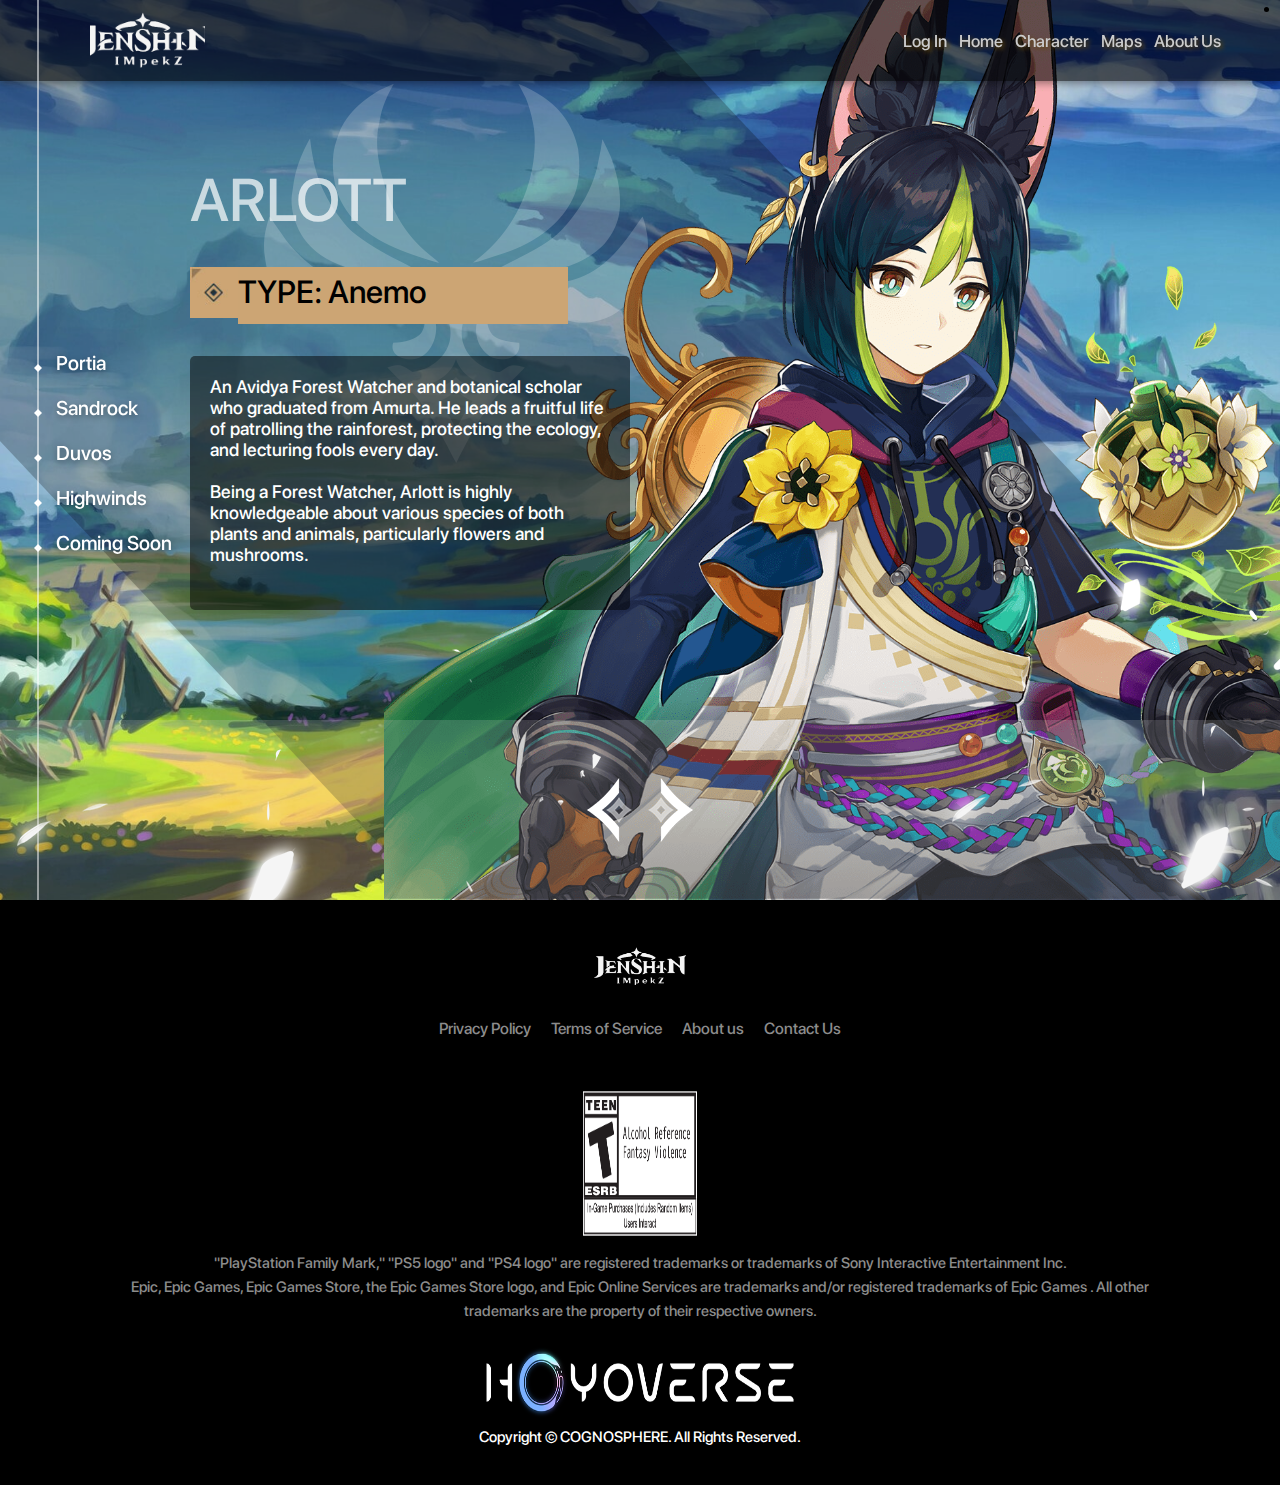
<file: landing_page_hero3.html>
<html lang="en">
<head>
    <meta charset="UTF-8">
    <meta http-equiv="X-UA-Compatible" content="IE=edge">
    <meta name="viewport" content="width=device-width, initial-scale=1.0">
    <title>Character</title>
    <link rel="stylesheet" href="landing_page_hero3_styling.css">
</head>
<body>
    <div class="hero_scrol">
      <ul class="char_sidebar">
        <li class="char_sidebar_list">
          <a href="landing_page_hero.html">
            Portia
          </a>
        </li>
        <li class="char_sidebar_list">
          <a href="landing_page_hero1.html">
            Sandrock
          </a>
        </li>
        <li class="char_sidebar_list">
          <a href="./landing_page_hero2.html">
            Duvos
          </a>
        </li>
        <li class="char_sidebar_list">
          <a href="./landing_page_hero3.html">
            Highwinds
          </a>
        </li>
        <li class="char_sidebar_list">
          <a href="">
            Coming Soon
          </a>
        </li>
      </ul>
      <div class="character_main">
        <div class="swipper_place">
          <ul class="swipper_hero">
            <li class="sub_swipper_hero">
              <div class="sub_hero_1">
                <img class="image_sub_hero" src="./skill1.png" alt="background1">
                <img src="./semeru_hero.png" alt="background2" class="image_sub_hero1">
                <div class="hero_container1">
                  <h1>ARLOTT</h1>
                  <div class="hero_desc">
                    <div class="el_name">
                      <p>TYPE: Anemo</p>
                    </div>
                  </div>
                  <div class="hero_info">
                    <p>An Avidya Forest Watcher and botanical scholar who graduated from Amurta. He leads a 
                      fruitful life of patrolling the rainforest, protecting the ecology, and lecturing fools every day.
                      <br><br>
                      Being a Forest Watcher, Arlott is highly knowledgeable about various species of both plants 
                      and animals, particularly flowers and mushrooms.
                    </p>
                  </div>
                </div>
              </div>
            </li>
            <li class="sub_swipper_hero">
              <div class="sub_hero_1">
                <img class="image_sub_hero" src="./skill5.png" alt="background1">
                <img src="./semeru_hero2.png" alt="background2" class="image_sub_hero1">
                <div class="hero_container1">
                  <h1>KHUFRA</h1>
                  <div class="hero_desc">
                    <div class="el_name">
                      <p>TYPE: Hydro</p>
                    </div>
                  </div>
                  <div class="hero_info">
                    <p>If the measure of humanity is having a heart, then he cannot be deemed as such.
                      If one without a heart experiences joy and sorrow, then he shall be a puppet most alike to humanity.
                    <br><br>
                    After erasing his Fatui ties from Irminsul, Khufra is shown to be amiable and yet living an 
                    unsatisfactory life as he lacked a human heart and name.
                    </p>
                  </div>
                </div>
              </div>
            </li>
            <li class="sub_swipper_hero"> <div class="sub_hero_1">
              <div class="sub_hero_1">
                <img class="image_sub_hero" src="./skill3.png" alt="background1">
                <img src="./semeru_hero3.png" alt="background2" class="image_sub_hero1">
                <div class="hero_container1">
                  <h1>VEIN</h1>
                  <div class="hero_desc">
                    <div class="el_name">
                      <p>TYPE: Geo</p>
                    </div>
                  </div>
                  <div class="hero_info">
                    <p>The current scribe of the Highwinds Akademiya, a man endowed with extraordinary intelligence and talent. 
                      He lives free — free from the searching eyes of ordinary people, anyway.
                      <br><br>
                      Vein is a scholar who is fueled by a desire to understand the underlying principles of the 
                      world around him. He greatly values the pursuit of knowledge and dislikes meaningless matters.
                    </p>
                  </div>
                </div>
              </div>
            </li>
            <li class="sub_swipper_hero">
              <div class="sub_hero_1">
                <img class="image_sub_hero" src="./skill2.png" alt="background1">
                <img src="./semeru_hero4.png" alt="background2" class="image_sub_hero1">
                <div class="hero_container1">
                  <h1>DORA</h1>
                  <div class="hero_desc">
                    <div class="el_name">
                      <p>TYPE: Pyro</p>
                    </div>
                  </div>
                  <div class="hero_info">
                    <p>Dora is a merchant in Highwinds who has a fondness for glittering Mora.
                      With her persuasive eloquence, she is able to sell various strange and mysterious products for a very high price.
                    <br><br>
                    Dora is a merchant of high regard in Highwinds, considered the most resourceful merchant who's able to acquire quality 
                    goods through her mysterious supply chain.
                    </p>
                  </div>
                </div>
              </div>
            </li>
            <li class="sub_swipper_hero">
              <div class="sub_hero_1">
                <img class="image_sub_hero" src="./skill4.png" alt="background1">
                <img src="./semeru_hero5.png" alt="background2" class="image_sub_hero1">
                <div class="hero_container1">
                  <h1>TIFA</h1>
                  <div class="hero_desc">
                    <div class="el_name">
                      <p>TYPE: Electro</p>
                    </div>
                  </div>
                  <div class="hero_info">
                    <p>A Rtawahist student who always looks sleep-deprived. Her dark eye circles have been worsening due to academic stress.
                      <br><br>
                      Due to in part of the Akademiya lifestyle, Tifa is highly devoted to her studies, but this has also left her somewhat 
                      paranoid and highly sleep deprived, making her very timid and looking like she could collapse from exhaustion at any point. 
                    </p>
                  </div>
                </div>
              </div>
            </li>
          </ul>
          
          <div class="nav">
            <button onclick="go_prev()">
              <img src="./arrow_prev.png" alt="">
            </button>
            <button onclick="go_next()">
              <img src="./arrow_next.png" alt="">
            </button>
          </div>
        </div>
      <!-- <img src="./background_image2.png" alt="" class="background_image2"> -->
      </div>
      <div class="header1" id="header">
        <nav class="nav_header">
          <a class="a1"
            href="login.html"
            >Log In</a>
          <a
            class="a1"
            href="landing_page.html"
            >Home</a
          >
          <a class="a1" href="./landing_page_hero.html"
            >Character</a
          >
          <a class="a1" href="maps.html">Maps</a>
          <a class="a1" href="about_us.html">About Us</a>
        </nav>
  
        <img id="header1_part1" src="logo_jenshin-removebg-preview.png" alt="logo jenshin impact">
        <!-- <div id="header1_part2">
          This is for student whos want to learn math in depth
        </div> -->
      </div>
  
    </div>

</body>
<footer>
  <div class="main_footer">
    <div class="wrapper_logo">
      <img src="logo_jenshin-removebg-preview.png" alt="logo_jhenshin">
    </div>
    <div class="container_footer">
      <a href="">Privacy Policy</a>
      <a href="">Terms of Service</a>
      <a href="">About us</a>
      <a href="">Contact Us</a>
    </div>
    <div class="container_logo">
      <img class="image1" src="in_game_purchase.png" alt="gambarps">
      <span>"PlayStation Family Mark," "PS5 logo" and "PS4 logo" are registered 
            trademarks or trademarks of Sony Interactive Entertainment Inc.</span>
      <span>Epic, Epic Games, Epic Games Store, the Epic Games Store logo, and Epic 
            Online Services are trademarks and/or registered trademarks of Epic Games
            . All other trademarks are the 
            property of their respective owners.</span>
      </div>
    <img class="hoyo_img" src="hoyoverse.png" alt="gambar hoyo">
    <div class="last_container">
      <span>Copyright © COGNOSPHERE. All Rights Reserved.</span>
    </div>
  </div>
</footer>
<script src="landing_page_hero3_script.js"></script>
</html>
</file>
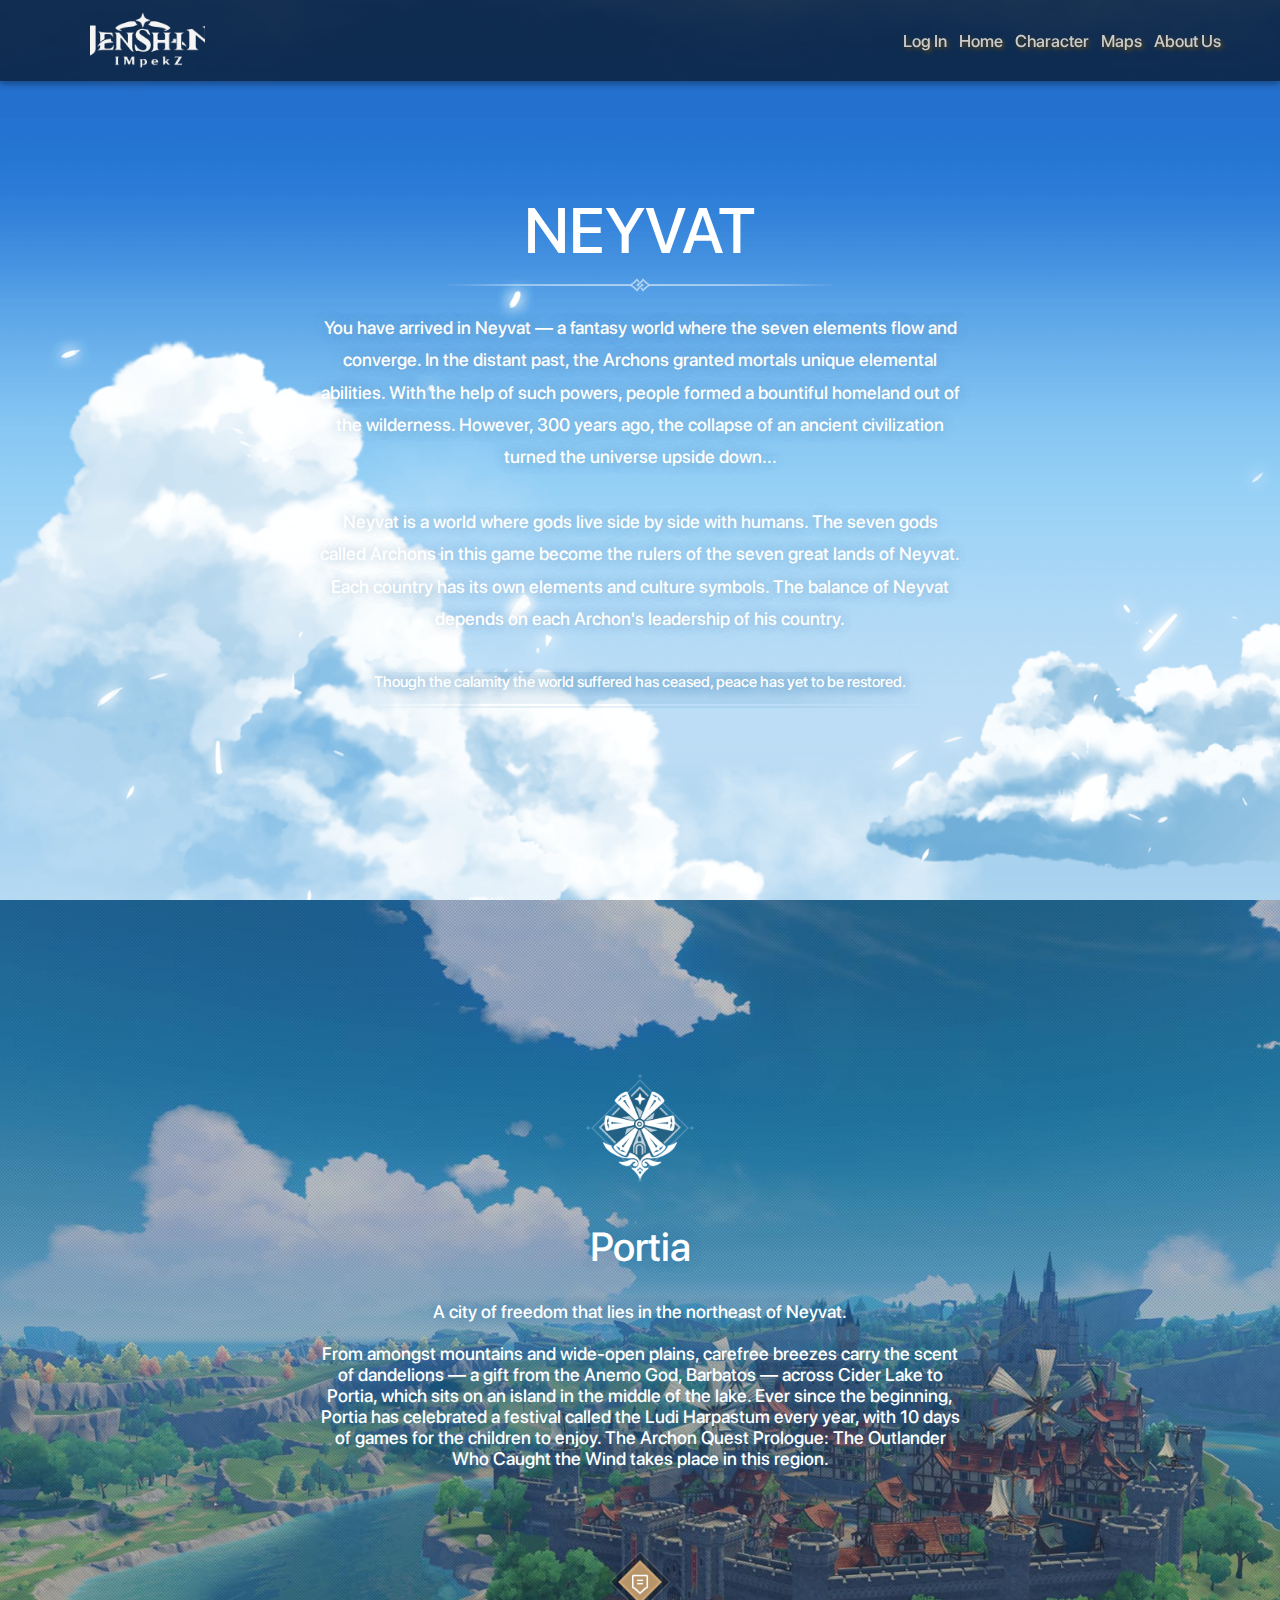
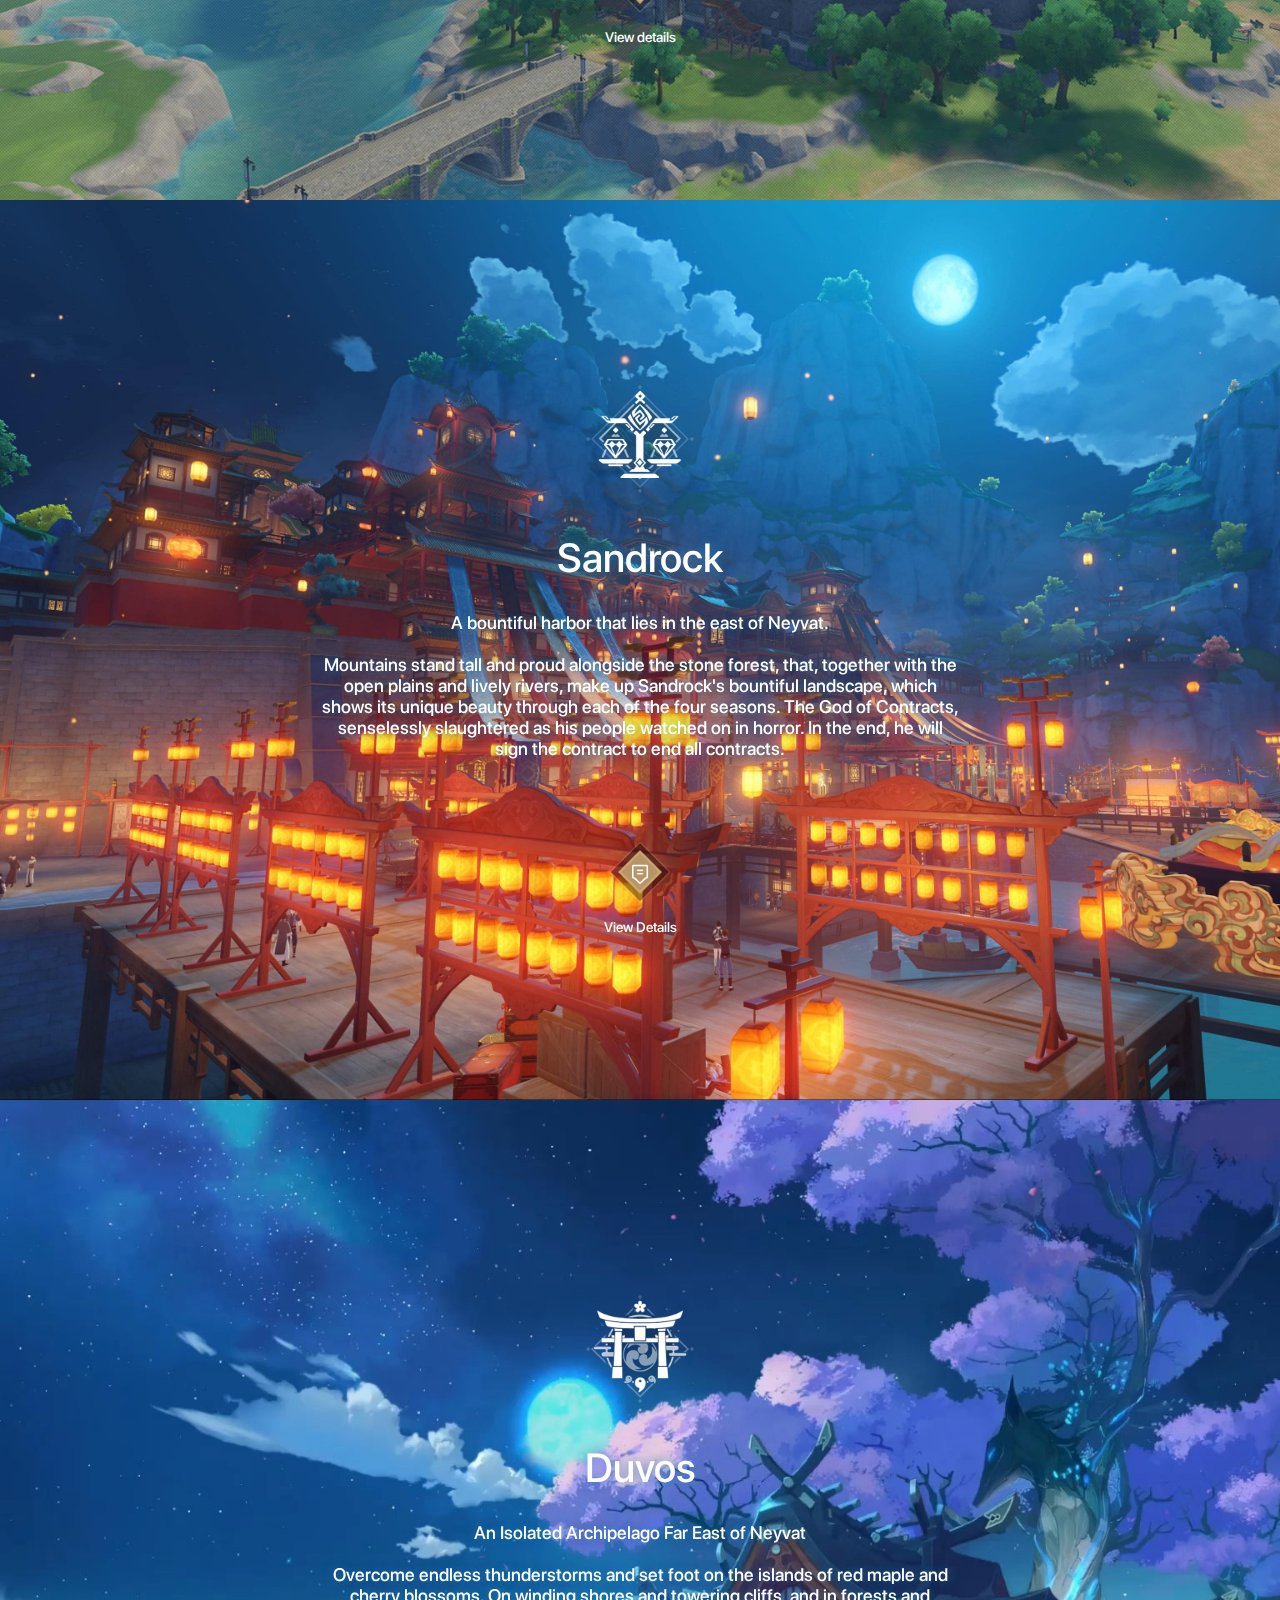
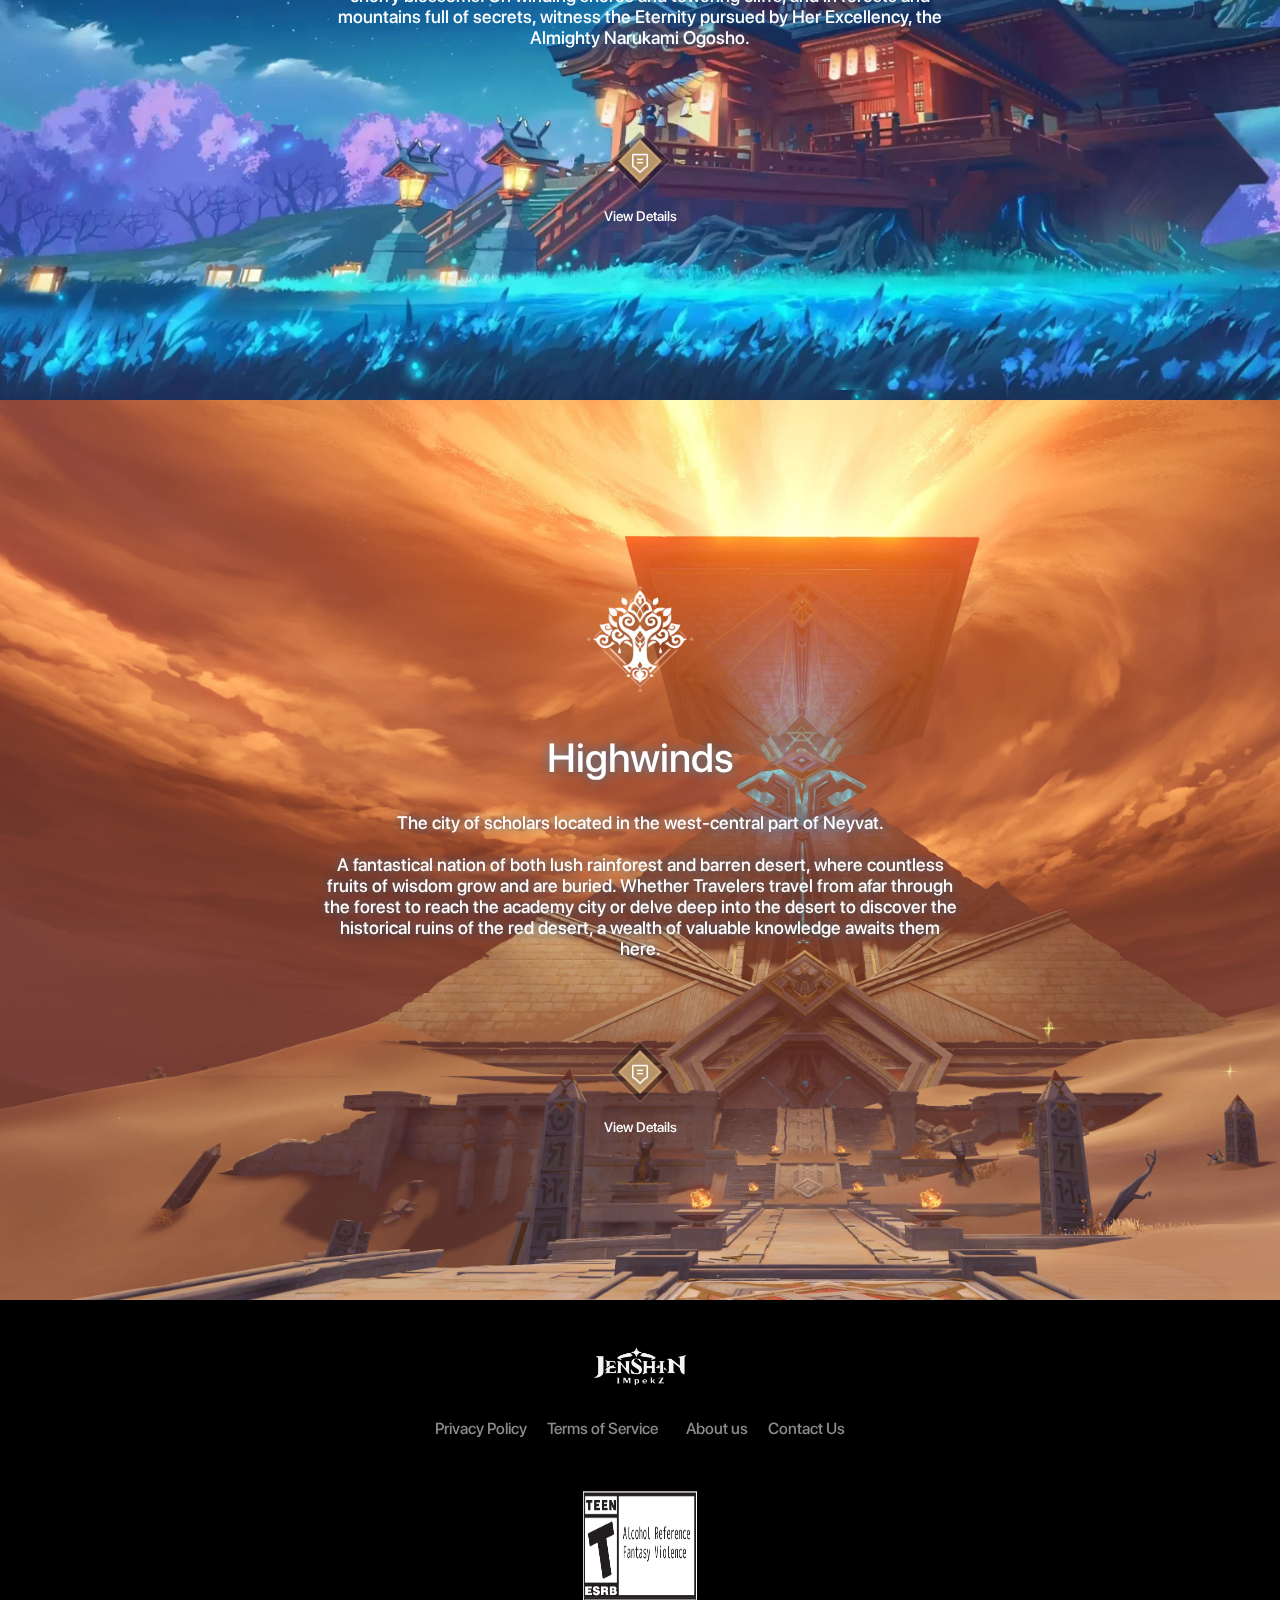
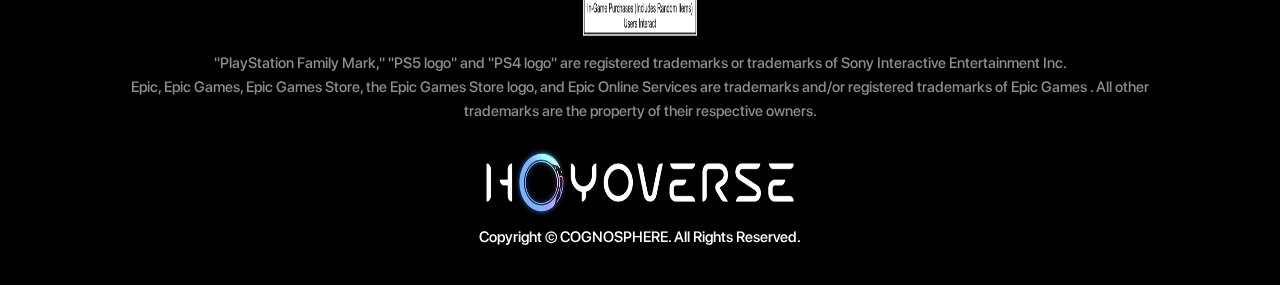
<file: maps.html>
<html lang="en">
<head>
    <meta charset="UTF-8">
    <meta http-equiv="X-UA-Compatible" content="IE=edge">
    <meta name="viewport" content="width=device-width, initial-scale=1.0">
    <title>Maps</title>
    <link rel="stylesheet" href="maps.css">
</head>
<body>
    <div class="header1" id="header">
        <nav class="nav_header">
          <a class="a1"
            href="landing_page.html"
            >Log In</a>
          <a class="a1"
            href="landing_page.html"
            >Home</a>
          <a class="a1" href="landing_page_hero.html"
            >Character</a>
          <a class="a1" href="./maps.html">Maps</a>
          <a class="a1" href="./about_us.html">About Us</a>
        </nav>
  
        <img id="header1_part1" src="logo_jenshin-removebg-preview.png" alt="logo jenshin impact">
        <!-- <div id="header1_part2">
          This is for student whos want to learn math in depth
        </div> -->
    </div>
    <div class="first_map">
        <div class="home_maps">
            <div class="container_home">
                <h1 class="home_content">NEYVAT</h1>
                <img src="./bare_font.png" alt="bare_font1">
                <div class="home_desc">
                    <p>You have arrived in Neyvat — a fantasy world where the seven elements flow and converge.
                        In the distant past, the Archons granted mortals unique elemental abilities. With the help of such powers, people formed a bountiful homeland out of the wilderness. However, 300 years ago, the collapse of an ancient civilization turned the universe upside down...</p>
                    <br>
                    <p>Neyvat is a world where gods live side by side with humans. The seven gods called Archons in this game become the rulers of the seven great lands of Neyvat. Each country has its own elements and culture symbols. The balance of Neyvat depends on each Archon's leadership of his country.</p>
                </div>
                <p class="checkout">
                    Though the calamity the world suffered has ceased, peace has yet to be restored.
                </p>
            </div>
        </div>
    </div>
    <div class="second_map">
        <div class="container_map1">
            <div class="maps1_content">
                <img src="./logo_maps1.png" alt="maps1">
                <h1 class="maps_city_name1">Portia</h1>
                <div class="maps_desc1">
                    <p>A city of freedom that lies in the northeast of Neyvat.</p>
                    <br>
                    <p>From amongst mountains and wide-open plains, carefree breezes carry the scent of dandelions — a gift from the Anemo God, Barbatos — across Cider Lake to Portia, which sits on an island in the middle of the lake. Ever since the beginning, Portia has celebrated a festival called the Ludi Harpastum every year, with 10 days of games for the children to enjoy. The Archon Quest Prologue: The Outlander Who Caught the Wind takes place in this region.</p>

                </div>
                <button onclick="show()" class="more_in_maps1">
                    <p>View details</p>
                </button>
                <div class="more_detail_maps1">
                    <div class="wraps_more">
                        <p class="detail_tittle">Portia</p>
                        <button class="exit_button" onclick="show()">
                        </button>
                        <div class="detail_article">
                            <div class="detail_article_more">   
                                <h1>Cider lake</h1>
                                <p>
                                    A natural freshwater lake.
                                    <br>
                                    The lake's wide, crystalline appearance has remained unchanged for 
                                    eons — so clear you can see the bottom, and cool and refreshing to
                                    drink. It is none other than these headwaters that brought Mondstadt's 
                                    ciders and wines to fame and made the lake the symbol of Mondstadt that 
                                    it is today.
                                </p>
                                <p>
                                    <img class="more_maps_img" src="./mondstad_map1.jpg" alt="">
                                </p>
                                <br>
                                <h1>Falcon Coast</h1>
                                <p> 
                                    In the southeast corner of Mondstadt's surrounds lies a cape that borders with Galesong Hill.
                                    <br>                                  
                                    The lake's wide, crystalline appearance has remained unchanged for eons — 
                                    so clear you can see the bottom, and cool and refreshing to drink. It is 
                                    none other than these headwaters that brought Mondstadt's ciders and wines
                                    to fame and made the lake the symbol of Mondstadt that it is today.      
                                    <br>                                    
                                    Other than being a great vantage point for watching sunrises and sunsets, 
                                    the drop in terrain makes it easy to see Windrise, which sits facing the sea.
                                    <br>
                                </p>
                                <img class="more_maps_img" src="./mondstad_map2.jpg" alt="">
                                <br>
                                <h1>Cape OI</h1>
                                <p>
                                    In the southeast corner of Mondstadt's surrounds lies a cape that borders with Galesong Hill.
                                    <br>                     
                                    Legend has it two lovers made an oath to each other here and left behind a 
                                    deeply touching story. To this day the area is still known to be popular amongst 
                                    young lovebirds.
                                    <br>                                                                    
                                    Other than being a great vantage point for watching sunrises and sunsets, the drop 
                                    in terrain makes it easy to see Windrise, which sits facing the sea.
                                    <br>
                                </p>
                                <p>
                                    <img class= "more_maps_img" src="./mondstad_map3.jpg" alt="">
                                </p>
                                <br>
                                <h1>Dawn Winner</h1>
                                <p>
                                    Nestled in the land southwest of Mondstadt sits the winery that has passed down 
                                    the legacy of Mondstadt's traditional wines and ciders for generations.
                                    <br>                                   
                                    The grapes grown here are used to produce a range of wines that are popular right 
                                    across Teyvat.
                                    <br>
                                    Every year's products are split, with a portion being sold locally within Mondstadt, the rest is sold off via the trade 
                                    route that sits south of the city.
                                </p>
                                <p>
                                    <img class="more_maps_img" src="./mondstad_map4.png" alt="">
                                </p>
                                <br>
                                <h1>SiliconValey</h1>
                                <p>
                                    A sleepy little village to the south of Mondstadt, that sits facing the 
                                    lake that surrounds the city.
                                    <br>                                    
                                    Most of the village's residents are hunters that provide fresh meat for all 
                                    the big restaurants of Mondstadt.
                                    <br>                                    
                                    SiliconValey's rustic appeal attracts many tourists. If you are lucky in your 
                                    travels, you may come across a restaurant that truly knows how to bring out the 
                                    best qualities of Springvale's meat.
                                    <br>
                                </p>
                                <p>
                                    <img class="more_maps_img" src="./mondstad_map5.jpg" alt="">
                                </p>
                            </div>
                        </div>
                    </div>
                </div>
            </div>
        </div>
    </div>
    <div class="third_map">
        <div class="container_map2">
            <div class="maps2_content">
                <img src="./logo_maps2.png" alt="maps2">
                <h1 class="maps_city_name2">Sandrock</h1>
                <div class="maps_desc2">
                    <p>A bountiful harbor that lies in the east of Neyvat.</p>
                    <br>
                    <p> Mountains stand tall and proud alongside the stone forest, that, together with the open plains and 
                        lively rivers, make up Sandrock's bountiful landscape, which shows its unique beauty through each of 
                        the four seasons. The God of Contracts, senselessly slaughtered as his people watched on in horror. 
                        In the end, he will sign the contract to end all contracts.</p>
                </div>
                <button onclick="show2()" class="more_in_maps2">
                    <p>View Details</p>
                </button>
                <div class="more_detail_maps2">
                    <div class="wraps_more">
                        <p class="detail_tittle">Sandrock</p>
                        <button class="exit_button" onclick="show2()">
                        </button>
                        <div class="detail_article">
                            <div class="detail_article_more">   
                                <h1>Harbor</h1>
                                <p>
                                    An subarea and a main city located in Sea of Clouds, Sandrock.
                                    <br>
                                    The establishment of the harbor kicked off Sandrock's seafaring trade. As Neyvat's largest market harbor, the sheer amount of goods that flow to and from it is simply incomparable for other ports.
                                    Every year during the Lantern Rite you can see thousands of lanterns ascend into the night sky — a Sandrock event that you can't afford to miss.
                                </p>
                                <p>
                                    <img class="more_maps_img" src="./background_maps2.png" alt="">
                                </p>
                                <br>
                                <h1>Mt. chengdu</h1>
                                <p> 
                                    The pride of the mountain range that shelters Sandrock Harbor from the west, acting as a natural shield against any enemies that may come that way.
                                    <br>                                  
                                    There are uncountable records of wars both big and small whereby the enemies have been blocked by this barrier. As such you can still see ancient ruins of city walls, forts, and defensive structures.
                                    Sandrock's earliest mining operations are also believed to have started in this area.      
                                    <br>                                    
                                </p>
                                <img class="more_maps_img" src="./background1_maps2.png" alt="">
                                <br>
                                <h1>Apriel Marsh</h1>
                                <p>
                                    Apriel Marsh, a wetland area north of Sandrock, gets its name from the silvergrass 
                                    ("Apriel" in the local language) that grows in the shallows of the marsh.
                                    <br>                     
                                    The scrambling web of rivers has grown into a flourishing and wide-spread ecosystem 
                                    full of flora and fauna — an awe-inspiring sight for travelers to the area.
                                    <br>                                                                    
                                    The area also acts as the road from Portia to Sandrock, and as such many merchant caravans 
                                    choose to stop here to rest. Shifu Inn stands within the area, a symbolic structure from all directions.
                                    <br>
                                </p>
                                <p>
                                    <img class="more_maps_img" src="./background2_maps2.png" alt="">
                                </p>
                                <br>
                                <h1>Shifu Inn</h1>
                                <p>
                                    A landmark within Apriel Marsh, built upon a massive stone pillar.
                                    <br>                                   
                                    As most of the patrons that stop here are traveling merchants, the inn provides an area for them to trade and set up stalls. The view 
                                    from the top of the inn is jaw-dropping — weather permitting you can see all the way to Mt. Quanzhong and Jiling Karst in the distance.
                                    <br>
                                    Legend amongst the stalls says that the tower of the inn hides a mysterious secret, but that's as far as the legend goes, as no-one 
                                    has ever been able to validify the claims.
                                </p>
                                <p>
                                    <img class="more_maps_img"  src="./background3_maps2.png" alt="">
                                </p>
                                <br>
                                <h1>Quanzhong Village</h1>
                                <p>
                                    At the northernmost point of Sandrock, hidden between the hills and the bamboo 
                                    forests sits Quanzhong Village.
                                    <br>                                    
                                    White rolling clouds that sit in the valleys between the mountains are embellished with 
                                    row upon row of crescent-moon water paddies.
                                    <br>                                    
                                    When the wind blows, the ripples in the water give off an array of colors.
                                    <br>
                                </p>
                                <p>
                                    <img class="more_maps_img" src="./background4_maps2.png" alt="">
                                </p>
                            </div>
                        </div>
                    </div>
                </div>
            </div>
        </div>
    </div>
    <div class="fourth_map">
        <div class="container_map3">
            <div class="maps3_content">
                <img src="./logo_maps3.png" alt="maps3">
                <h1 class="maps_city_name3">Duvos</h1>
                <div class="maps_desc3">
                    <p>An Isolated Archipelago Far East of Neyvat</p>
                    <br>
                    <p>Overcome endless thunderstorms and set foot on the islands of red maple and cherry blossoms. On winding shores and towering cliffs, and in forests and mountains full of secrets, witness the Eternity pursued by Her Excellency, the Almighty Narukami Ogosho.</p>
                </div>
                <button onclick="show3()" class="more_in_maps3">
                    <p>View Details</p>
                </button>
                <div class="more_detail_maps3">
                    <div class="wraps_more">
                        <p class="detail_tittle">Duvos</p>
                        <button class="exit_button" onclick="show3()">
                        </button>
                        <div class="detail_article">
                            <div class="detail_article_more">   
                                <h1>Sapporo</h1>
                                <p>
                                    To properly explore the realm of the Shogun during this time of the Sakoku Decree, you must first pass the checkpoint in Sapporo.
                                    <br>
                                    Sapporo is under the jurisdiction of the Kanjou Commission and people need various documents to be granted passage. However, to get 
                                    the necessary Travel Permit, you have to go through a very complicated procedure and have the right connections.
                                </p>                    
                                <img class="more_maps_img" src="./duvos1.jpg" alt="test">
                                <br>
                                <h1>Duvos City</h1>
                                <p> 
                                    Duvos's most lively and prosperous area, where most of Duvos's population lives. From Hanamizaka to the streets of the city, 
                                    you can follow the trail to visit local traditional shops and sample Duvos specialties.
                                    <br>                                  
                                    The Tenryou Commission is also located in the city, governing matters concerning public order and security, as well as the 
                                    Shogunate's military affairs.      
                                    <br>                                    
                                    At the top of Duvos City is Tenshukaku, where the Raiden Shogun resides and rules over Duvos.
                                    <br>
                                </p>
                                <img class="more_maps_img" src="./duvos2.jpg" alt="">
                                <br>
                                <h1>Yamazaki Forest</h1>
                                <p>
                                    A tranquil and mysterious forest located at the foot of Mt. Yougou.
                                    <br>                     
                                    Here one can find Tanuki statues everywhere, torii gates scattered throughout the forest, 
                                    and abandoned shrines hidden in the depths... Like a flowing river, they tell of legends 
                                    meandering into a forgotten past.
                                    <br>                                                                    
                                    Rumor has it that when walking in Yamazaki Forest, you may encounter mysterious beings 
                                    who like to play pranks...
                                    <br>
                                </p>
                                <p>
                                    <img class="more_maps_img" src="./duvos3.jpg" alt="">
                                </p>
                                <br>
                                <h1>Grand Narukami Shrine</h1>
                                <p>
                                    The largest shrine in Duvos, located at the peak of Mt. Yougou. 
                                    It is dedicated to Her Excellency, the Almighty Narukami Ogosho.
                                    <br>                                   
                                    For those who have wishes, they can climb to the top of the mountain 
                                    one step at a time. For those who have gained the favor of Electro, 
                                    they can use the Thunder Spheres to fly up and reach the shrine surrounded 
                                    by the huge Sacred Sakura Tree. The Sacred Sakura is in constant bloom, 
                                    symbolizing the eternity of Narukami.
                                    <br>
                                    After passing through the many torii gates, find the shrine maiden 
                                    to draw a fortune slip and ask for Narukami's blessing.
                                </p>
                                <p>
                                    <img class="more_maps_img" src="./duvos4.jpg" alt="">
                                </p>
                                <br>
                                <h1>Kannazuka</h1>
                                <p>
                                    Legend has it that Kannazuka means "the hill where no gods reside." 
                                    Until now, Kannazuka is disputed territory between the Shogunate and Sangonomiya.
                                    <br>                                    
                                    Kannazuka has a mountainous terrain with high steep cliffs. In the midst of the 
                                    rocky outcrops lies Mikage Furnace, the largest smelting facility in Duvos. 
                                    This is where Jade Steel is made, a rare material that is used in Duvos to forge swords.
                                    <br>                                    
                                </p>
                                <p>
                                    <img class="more_maps_img" src="./duvos5.jpg" alt="">
                                </p>
                            </div>
                        </div>
                    </div>
                </div>
            </div>
        </div>
    </div>
    <div class="fifth_map">
        <div class="container_map4">
            <div class="maps4_content">
                <img src="./logo_maps4.png" alt="maps4">
                <h1 class="maps_city_name4">Highwinds</h1>
                <div class="maps_desc4">
                    <p>The city of scholars located in the west-central part of Neyvat.</p>
                    <br>
                    <p>A fantastical nation of both lush rainforest and barren desert, where countless fruits of wisdom grow and are buried. Whether Travelers travel from afar through the forest to reach the academy city or delve deep into the desert to discover the historical ruins of the red desert, a wealth of valuable knowledge awaits them here.</p>
                </div>
                <button onclick="show4()" class="more_in_maps3">
                    <p>View Details</p>
                </button>
                <div class="more_detail_maps4">
                    <div class="wraps_more">
                        <p class="detail_tittle">Highwinds</p>
                        <button class="exit_button" onclick="show4()">
                        </button>
                        <div class="detail_article">
                            <div class="detail_article_more">   
                                <h1>Hagrid Ville</h1>
                                <p>
                                    The city above the forest.
                                    <br>
                                    "The city of wisdom is ours, as is the forest of ignorance. 
                                    Atop the tree lies the remnants of the kingdom of lost dreams."
                                </p>                    
                                <img class="more_maps_img" src="./highwinds1.jpg" alt="test">
                                <br>
                                <h1>Paradiso</h1>
                                <p> 
                                    The garden of deep thought.
                                    <br>                                  
                                    Countless flowers lie within the garden, each more lovely than 
                                    the most beautiful crystalfly. This is the paradise of people of goodwill.
                                    <br>                                    
                                </p>
                                <img class="more_maps_img" src="./highwinds2.jpg" alt="">
                                <br>
                                <h1>Caravan Riemann</h1>
                                <p>
                                    The frontier beneath the high wall.
                                    <br>                     
                                    The mighty wall defends against the searing sandstorms but has also blocked 
                                    the spread of wisdom's blessing. Is divine wisdom not meant to shine on all people?
                                    <br>                                                                    
                                </p>
                                <p>
                                    <img class="more_maps_img" src="./highwinds3.jpg" alt="">
                                </p>
                                <br>
                                <h1>Port Astolfo</h1>
                                <p>
                                    The harbor betwixt the two trees.
                                    <br>                                   
                                    "Bah! The lectures of the sages are beyond boring. Why don't we get ourselves some 
                                    fine wine garnished with floral honey and set out on a journey across the seven seas?"
                                </p>
                                <p>
                                    <img class="more_maps_img" src="./highwinds4.jpg" alt="">
                                </p>
                                <br>
                                <h1>Highwinds City</h1>
                                <p>
                                    The root of all wisdom on earth.
                                    <br>                                    
                                    Under the luxuriant Divine Tree, the sages of the academy city have accumulated all 
                                    the knowledge there is to be gathered. Welcome to Highwinds, O Traveler seeking answers.
                                    <br>                                    
                                </p>
                                <p>
                                    <img class="more_maps_img" src="./highwinds5.jpg" alt="">
                                </p>
                            </div>
                        </div>
                    </div>
                </div>
            </div>
        </div>
    </div>
    <script src="maps.js"></script>
</body>
<footer>
    <div class="main_footer">
      <div class="wrapper_logo">
        <img src="logo_jenshin-removebg-preview.png" alt="logo_jhenshin">
      </div>
      <div class="container_footer">
        <a href="">Privacy Policy</a>
        <a href="">Terms of Service</a>a
        <a href="">About us</a>
        <a href="">Contact Us</a>
      </div>
      <div class="container_logo">
        <img class="image1" src="in_game_purchase.png" alt="gambarps">
        <span>"PlayStation Family Mark," "PS5 logo" and "PS4 logo" are registered 
              trademarks or trademarks of Sony Interactive Entertainment Inc.</span>
        <span>Epic, Epic Games, Epic Games Store, the Epic Games Store logo, and Epic 
              Online Services are trademarks and/or registered trademarks of Epic Games
              . All other trademarks are the 
              property of their respective owners.</span>
        </div>
      <img class="hoyo_img" src="hoyoverse.png" alt="gambar hoyo">
      <div class="last_container">
        <span>Copyright © COGNOSPHERE. All Rights Reserved.</span>
      </div>
    </div>
    <script src="landing_page_hero3_script.js"></script>
  </footer>
</html>
</file>
<file: about_us_styles.css>
@font-face {
  font-family: "apple";
  src: url(./SF-Pro-Display-Medium.otf);
}
body{
  font-family: "apple";
}
:root {
  --primary: #a6c3c1;
  --secondary: #388087;
  --acc1: #BADFE7;
  --transparant: #11ffee00;
}


.LS img {
  width: 100%;
}
.GILogo img {
  align-items: center;
}
.header1 {
  position: fixed;
  top: 0px;
  height: 9vh;
  width: 100vw;
  /* padding: .300rem .5rem; */
  /* margin: 0px 0px 0px 20px; */
  text-shadow: 2px 2px 4px rgb(99, 73, 14);
  background: rgba(0, 0, 0, 0.6);
  box-shadow: 0 3px 7px 0 rgb(0 0 0 / 35%);
  z-index: 3;
  display: flex;
  align-items:center;
}

#header1_part1 {
  object-fit: cover;
  position: relative;
  left:10vh;
  height: 80%;
  width: 9%;
}
.nav_header {
  padding: 3vh;
  position: absolute;
  right: 2%;
  background: rgba(0, 0, 0, 0, 0);
  height: 0vh;
  width: 30%;
  display: flex;
  justify-content: space-around;
  align-items:center;
  /* flex-direction:row; */
}

.a1 {
  position: relative;
  /* background-color: var(--primary); */
  color: #ccc;;
  text-shadow: 2px 2px 4px rgb(99, 73, 14);
  text-decoration: none;
  font-family: "apple";
  font-size: 17px;

}

.a1:after {
  content: "";
  position: absolute;
  background-color: var(--secondary);
  height: 4px;
  width: 0%;
  left: 0;
  bottom: -10px;
  border-radius: 10px;
  transition: 0.4s;
}

.a1:hover::after {
  width: 100%;
}
* {

  margin: 0;
  padding: auto;
  box-sizing: border-box;
}
body {
  overflow-x: hidden;
}
.about{
  padding: 1.875rem 2.5rem 3.75rem;
  height: 290vh;
  background-color: white;
  font-size: 30px;
}
.about h1{
  margin-top: 10%;
  font-size: 60px;
  justify-content: center;
  text-align: center;
}

.about p{
  width: 75vh;
  text-align: center;
  text-align: justify ;
  justify-content: center;
  padding: 3rem;
  font-size: 30px;
}

.row{
  display: flex;
  justify-content: center;
  flex-direction: column;
}

.col-md-6{
  display: flex;
  justify-content: center;
  flex-direction: row;
}

.col-md-7{
  display: flex;
  justify-content: center;
  flex-direction: row;
}

body{
    overflow-x: hidden;
}
.containerwes{
    width: 100%;
    height: 710vh;
    display: flex;
    margin: 0;
    flex-direction: column;
    padding-bottom: 10rem;
    justify-content: space-between;
    background-size: cover;
    background-position: center;
    background-image: url(image/bgfixed.png);
    background-attachment: fixed;
}

.titlecontainer{
    display: flex;
    align-items: center;
    justify-content: center;
    text-align: center;
    margin-top: 15rem;
    margin-bottom: 5rem;
    font-size: 4rem;
    font-weight: bold;
    color: #fff;
}

.section1{
    position: relative;
    margin: 0 auto;
    margin-top: 200px;
    margin-bottom: 150px;
}

.picture1{
    position: relative;
    margin: 0 auto;
    left: 6%;
    background-size: auto 100%;
    background-repeat: no-repeat;
    background-position: center;
    width: 50vw;
    height: 55vh;
}

.sectioninfo1{
    position: absolute;
    display: flex;
    top: -7rem;
    width: 23.4vw;
    height: 49.3vh;
    left: -15%;
    flex-direction: column;
    background: url(image/bginfo.png) center/cover no-repeat;
}

.sectiontitle1 {
    display: flex;
    justify-content: center;
    align-items: flex-end;
    text-align: center;
    font-weight: bold;
    font-size: 28px;
    /* padding-bottom: 1%; */
    color: #654f42;
    padding: 30px 20px 30px 20px;
}

.sectiondesc1{
    width:100%;
    display: flex;
    padding: 0px 20px 0px 20px;
    align-items: center;
    line-height: 26px;
    font-size: 20px;
    color: #78604b;
    text-align: center;
    
}

.section2{
  position: relative;
  margin: 0 auto;
  margin-top: 200px;
  margin-bottom: 150px;
}

.picture2{
  position: relative;
  margin: 0 auto;
  right: 6%;
  background-size: auto 100%;
  background-repeat: no-repeat;
  background-position: center;
  width: 50vw;
  height: 55vh;
}

.sectioninfo2{
  position: absolute;
  display: flex;
  top: 18rem;
  width: 23.4vw;
  height: 49.3vh;
  right: -15%;

  flex-direction: column;
  background: url(image/bginfo.png) center/cover no-repeat;
  
}

.sectiontitle2 {
  display: flex;
    justify-content: center;
    align-items: flex-end;
    text-align: center;
    font-weight: bold;
    font-size: 28px;
    /* padding-bottom: 1%; */
    color: #654f42;
    padding: 30px 20px 30px 20px;
}

.sectiondesc2{
  width:100%;
  display: flex;
  padding:0px 20px 0px 20px;
  align-items: center;
  line-height: 26px;
  font-size: 20px;
  color: #78604b;
  text-align: center;
    
}

.titlescreenshoot{
  display: flex;
  align-items: center;
  justify-content: center;
  text-align: center;
  margin-top: 20rem;
  margin-bottom: 5rem;
  font-size: 4rem;
  font-weight: bold;
  color: #fff;
}

* {
  box-sizing: border-box;
}

.rowscreenshoot{
  margin: 5%;
  margin-bottom: 0;
}

.rowscreenshoot > .column {
  padding: 0 8px;
}

.rowscreenshoot:after {
  content: "";
  display: table;
  clear: both;
}

.column {
  float: left;
  width: 25%;
}

/* The Modal (background) */
.modal {
  display: none;
  position: fixed;
  z-index: 1;
  padding-top: 100px;
  left: 0;
  top: 0;
  width: 100%;
  height: 100%;
  overflow: auto;
  background-color: black;
}

/* Modal Content */
.modal-content {
  position: relative;
  background-color: #fefefe;
  margin: auto;
  padding: 0;
  width: 90%;
  max-width: 1200px;
}

/* The Close Button */
.close {
  color: white;
  position: absolute;
  top: 10px;
  right: 25px;
  font-size: 35px;
  font-weight: bold;
}

.close:hover,
.close:focus {
  color: #999;
  text-decoration: none;
  cursor: pointer;
}

.mySlides {
  display: none;
}

.cursor {
  cursor: pointer;
}

/* Next & previous buttons */
.prev,
.next {
  cursor: pointer;
  position: absolute;
  top: 50%;
  width: auto;
  padding: 16px;
  margin-top: -50px;
  color: white;
  font-weight: bold;
  font-size: 20px;
  transition: 0.6s ease;
  border-radius: 0 3px 3px 0;
  user-select: none;
  -webkit-user-select: none;
}

/* Position the "next button" to the right */
.next {
  right: 0;
  border-radius: 3px 0 0 3px;
}

/* On hover, add a black background color with a little bit see-through */
.prev:hover,
.next:hover {
  background-color: rgba(0, 0, 0, 0.8);
}

/* Number text (1/3 etc) */
.numbertext {
  color: #f2f2f2;
  font-size: 12px;
  padding: 8px 12px;
  position: absolute;
  top: 0;
}

.caption-container {
  text-align: center;
  background-color: black;
  padding: 2px 16px;
  color: white;
}

.demo {
  opacity: 0.6;
}

.active,
.demo:hover {
  opacity: 1;
}

img.hover-shadow {
  transition: 0.3s;
  border-radius: 7%;
  margin-bottom: 15%;
}

.hover-shadow:hover {
  box-shadow: 0 4px 8px 0 rgba(0, 0, 0, 0.2), 0 6px 20px 0 rgba(0, 0, 0, 0.19);
}

/* CAROUSEL AWAL */

.slider img{
  width: 100%;
}

/* Slideshow container */
.slideshows-container {
  width: 100%;
  position: relative;
  margin: auto;
}

/* Next & previous buttons */
.prevs, .nexts {
  cursor: pointer;
  position: absolute;
  top: 50%;
  width: auto;
  padding: 20px;
  margin-top: -22px;
  color: white;
  font-weight: bold;
  font-size: 50px;
  transition: 0.6s ease;
  border-radius: 0 3px 3px 0;
  user-select: none;
}

/* Position the "next button" to the right */
.nexts {
  right: 0;
  border-radius: 3px 0 0 3px;
}

/* On hover, add a black background color with a little bit see-through */
.prevs:hover, .nexts:hover {
  background-color: rgba(0,0,0,0.8);
}

footer {
  position: relative;
  background-color: black;
  width: 100vw;
  height: 65vh;
  display: flex;
  align-items: center;
  justify-content: center;
  flex-direction: column;
}

.main_footer {
  position: relative;
  align-items: center;
  display: flex;
  flex-direction: column;
  width: 80%;
  height: 90%;
}

.main_footer img {
  width: 30%;
  height: 20%;
}

.wrapper_logo {

  position: relative;
  width: 100%;
  height: 15%;
  display: flex;
  justify-content: center;
  align-items: center;
  margin: 10px 0px;
  /* flex-direction: column; */
}

.container_logo {
  position: relative;
  width: 100%;
  height: 80%;
  display: flex;
  justify-content: center;
  flex-direction: column;
  align-items: center;
  text-align: center;
  line-height: 1.6;
}

.container_logo span {
  color: rgba(140, 140, 140, 1);
  font-family: "apple";
  font-size: 15px;
}

.last_container span {
  color: white;
  font-family: "apple";
  font-size: 15px;

}

.container_logo .image1 {
  /* width: 14.9%;
  height: 58%;
  padding: 15px;
  object-fit: cover; */
  height: 60%;
  width: 14%;
  padding: 15px;  
}

.wrapper_logo img {
  display: block;
  padding: 5px;
  width: 10%;
  height: 100%;
  object-fit: cover;
}

.last_container {
  position: relative;
  display: flex;
  justify-content: center;
  align-items: center;
  height: 10%;
}

.container_footer {
  position: relative;
  display: flex;
  justify-content: center;
  align-self: center;
  padding: 5px;
}

.container_footer a {
  color: rgba(140, 140, 140, 1);
  padding: 10px;
  font-family: "apple";
}

@keyframes fade {
  from {opacity: .4} 
  to {opacity: 1}
}

/* On smaller screens, decrease text size */
@media only screen and (max-width: 300px) {
  .prev, .next,.text {font-size: 11px}
}


/* On smaller screens, decrease text size */
@media only screen and (max-width: 300px) {
  .prev, .next {font-size: 11px}
}

@media(max-width:1700px ){
  .bghalf{
    background-position: bottom;
    background-size: 100%;
  }
}
</file>
<file: landing_page_hero_styling.css>
@font-face {
    font-family: "apple";
    src: url("./SF-Pro-Display-Medium.otf");
}
:root {
    --primary: #a6c3c1;
    --secondary: #388087;
    --acc1: #BADFE7;
    --transparant: #11ffee00;
}


* {

    margin: 0;
    padding: auto;
    box-sizing: border-box;
}

/* *:after {
    box-sizing: border-box;
} */

a {
    text-decoration: none;
}

body {
    overflow-x: hidden;
}

.header1 {
    position: fixed;
    top: 0px;
    height: 9vh;
    width: 100vw;
    /* padding: .300rem .5rem; */
    /* margin: 0px 0px 0px 20px; */
    text-shadow: 2px 2px 4px rgb(99, 73, 14);
    background: rgba(0, 0, 0, 0.6);
    box-shadow: 0 3px 7px 0 rgb(0 0 0 / 35%);
    z-index: 3;
    display: flex;
    align-items:center;
}

#header1_part1 {
    object-fit: cover;
    position: relative;
    left:10vh;
    height: 80%;
    width: 9%;
}
.nav_header {
    padding: 3vh;
    position: absolute;
    right: 2%;
    background: rgba(0, 0, 0, 0, 0);
    height: 0vh;
    width: 30%;
    display: flex;
    justify-content: space-around;
    align-items:center;
    /* flex-direction:row; */
}

.a1 {
    position: relative;
    /* background-color: var(--primary); */
    color: #ccc;;
    text-shadow: 2px 2px 4px rgb(99, 73, 14);
    text-decoration: none;
    font-family: "apple";
    font-size: 17px;

}

.a1:after {
    content: "";
    position: absolute;
    background-color: var(--secondary);
    height: 4px;
    width: 0%;
    left: 0;
    bottom: -10px;
    border-radius: 10px;
    transition: 0.4s;
}

.a1:hover::after {
    width: 100%;
}


/* this is for styling */

.hero_scrol{
    width: 100vw;
    height: 100vh;
    position: relative;
    background-image: url("mondstad_crp.png");
    background-size: cover;
    background-repeat: repeat;
    background-position: center;
    background-position: 50% 100%;
    overflow: hidden;
    
    animation-name: animate;
    animation-direction: alternate-reverse;
    animation-duration: 7s;
    animation-fill-mode: forwards;
    animation-iteration-count: infinite;
    animation-play-state: running;
    animation-timing-function: ease-in-out;
}
.hero_scrol::after{
    position:absolute;
    content: '';
    bottom:0;
    background-image: url("./sparkling.png");
    width: 100%;
    height: 50%;
    background-position: bottom 100% right 100%;
    object-fit: cover;
}
.char_sidebar{
    position: absolute;
    top: 0%;
    height: 100%;
    z-index: 9;
    width : 30%;
    padding-top:350px;
    padding-left: 0;
    /* display: flex;
    flex-direction: column;
    justify-content: center;
    align-items:center;
    text-align: start; */
}
.char_sidebar_list{
    text-align: start;
    padding-left : 56px;
    cursor:pointer;
    width: 100%;
    height: 44px;
    font-size: 25px;
    background-image: url(./download.png);
    background-size: 40px;
    background-position-x: 18px;
    background-repeat: no-repeat;  
}
.char_sidebar_list::before{
    content: '';
    position: absolute;
    height: 100%;
    width: 2px;
    background: rgba(255,255,255,0.14);
    left: 37px;
    top: 0;
    z-index: 9;
    /* padding:0 */

}
.char_sidebar_list a{
    color: white;
    font-family: "apple";
    font-size: 20px;
    text-shadow: 0 2px 6px rgb(0 0 0 / 40%);
}
.hero_scrol .background_image{
    position: absolute;
    top: 68px;
    left: calc(50% - 496px);
    opacity: 30%;
    z-index: 1;
}
.hero_scrol .character_main{
    background-image: url("./background_image2.png");
    width: 100%;
    height: 100%;
    background-repeat:no-repeat;
    background-position: center;
}

.hero_scrol .swipper_place{

    margin-left:auto;
    margin-right: auto;
    /* overflow: hidden; */
    padding: 0;
}

.hero_scrol .swipper_hero{ 
    position: relative;
    width: 100%;
    height: 100%;
    display: flex;
    flex-direction: column;
    text-align: center;
    /* justify-content: center; */
    z-index: 1;
}
.swipper_hero .sub_swipper_hero{
    position: absolute;
    height: 100%;
    width: 100%;
    transition: 600ms ease-in-out;
}
.sub_hero_1{
    width: 100%;
    height: 100%;
}
.sub_hero_1 .image_sub_hero{
    position: absolute;
    top: 7%;
    left: 20%;
    opacity: 20%;

}
.sub_hero_1 .hero_container1{
    position: absolute;
    display: flex;
    flex-direction: column;
    /* justify-content:space-around; */
    align-items: start;
    width: 43vw;
    height: 70.6vh;
    top: 144px;
    left: calc(50% - 450px);
    /* background-color: red; */
}
.hero_container1 h1{
    font-family: "apple";
    padding-top:20px;
    font-weight: 100;
    font-size: 60px;
    color: white;
    padding-bottom: 2rem;
    opacity: 70%;

}
.hero_container1 .hero_desc{
    position: relative;
    width: 100%;
    height: 9%;
    background-image: url(background_image_lsit.jpeg);
    background-repeat: no-repeat;
    background-size: 3.2rem;
}
.hero_desc .el_name{
    position: relative;
    left: 3.0em;
    background: #cca574;
    /* padding-bottom: 3rem; */
    /* background-color: black; */
    height: 100%;
    width: 60%;
}
.hero_desc p{
    position: relative;
    height: 100%;
    width: 100%;
    font-size: 2rem;
    font-family:"apple";
    text-align: start;
    transform: translateY(6px);
}
.hero_container1 .hero_info{
    position:relative;
    width: 80%;
    height: 40%;
    margin-top: 2rem;
    /* margin-top: rem; */
    background-color: rgba(1,1,1,0.5);
    border-radius: 5px;
}
.hero_info p{
    color:white;
    font-size: 18px;
    font-family:"apple";
    text-align: start;
    padding:20px;
}
.sub_hero_1 .image_sub_hero1{
    position: absolute;
    bottom: 0;
    right:0px;
    width: 70%;
    height: 100%;
    object-fit: cover;
}
.swipper_place .nav{
    position: absolute;
    width: 100%;
    height: 20%;
    display: flex;
    justify-content: center;
    background-color:rgba(204,204,204,0.2);
    bottom: 0px;
    padding: 10px;
    z-index: 10;
}
.nav button{
    border-color:transparent;
    background-color: transparent;
    text-align: center;
}





footer {
    position: relative;
    background-color: black;
    width: 100vw;
    height: 65vh;
    display: flex;
    align-items: center;
    justify-content: center;
    flex-direction: column;
}

.main_footer {
    position: relative;
    align-items: center;
    display: flex;
    flex-direction: column;
    width: 80%;
    height: 90%;
}

.main_footer img {
    width: 30%;
    height: 20%;
}

.wrapper_logo {

    position: relative;
    width: 100%;
    height: 15%;
    display: flex;
    justify-content: center;
    align-items: center;
    margin: 10px 0px;
    /* flex-direction: column; */
}

.container_logo {
    position: relative;
    width: 100%;
    height: 80%;
    display: flex;
    justify-content: center;
    flex-direction: column;
    align-items: center;
    text-align: center;
    line-height: 1.6;
}

.container_logo span {
    color: rgba(140, 140, 140, 1);
    font-family: "apple";
    font-size: 15px;
}

.last_container span {
    color: white;
    font-family: "apple";
    font-size: 15px;

}

.container_logo .image1 {
    /* width: 14.9%;
    height: 58%;
    padding: 15px;
    object-fit: cover; */
    height: 60%;
    width: 14%;
    padding: 15px;  
}

.wrapper_logo img {
    display: block;
    padding: 5px;
    width: 10%;
    height: 100%;
    object-fit: cover;
}

.last_container {
    position: relative;
    display: flex;
    justify-content: center;
    align-items: center;
    height: 10%;
}

.container_footer {
    position: relative;
    display: flex;
    justify-content: center;
    align-self: center;
    padding: 5px;
}

.container_footer a {
    color: rgba(140, 140, 140, 1);
    padding: 10px;
    font-family: "apple"
}


@keyframes animate{
    0%{
        background-image: url("mondstad_crp1.png");
    }
    20%{
        background-image: url("mondstad_crp1.png");
    }
    40%{
        background-image: url("mondstad_crp1.png");
    }
    60%{
        background-image: url("mondstad_crp.png");

    }
    80%{
        background-image: url("mondstad_crp.png");

    }
    100%{
        background-image: url("mondstad_crp.png");
    }
}
</file>
<file: landing_page_hero1_styling.css>
@font-face {
    font-family: "apple";
    src: url("./SF-Pro-Display-Medium.otf");
}
:root {
    --primary: #a6c3c1;
    --secondary: #388087;
    --acc1: #BADFE7;
    --transparant: #11ffee00;
}


* {

    margin: 0;
    padding: auto;
    box-sizing: border-box;
}

/* *:after {
    box-sizing: border-box;
} */

a {
    text-decoration: none;
}

body {
    overflow-x: hidden;
}


/* this is for styling */
.header1 {
    position: fixed;
    top: 0px;
    height: 9vh;
    width: 100vw;
    /* padding: .300rem .5rem; */
    /* margin: 0px 0px 0px 20px; */
    text-shadow: 2px 2px 4px rgb(99, 73, 14);
    background: rgba(0, 0, 0, 0.6);
    box-shadow: 0 3px 7px 0 rgb(0 0 0 / 35%);
    z-index: 3;
    display: flex;
    align-items:center;
}

#header1_part1 {
    object-fit: cover;
    position: relative;
    left:10vh;
    height: 80%;
    width: 9%;
}
.nav_header {
    padding: 3vh;
    position: absolute;
    right: 2%;
    background: rgba(0, 0, 0, 0, 0);
    height: 0vh;
    width: 30%;
    display: flex;
    justify-content: space-around;
    align-items:center;
    /* flex-direction:row; */
}

.a1 {
    position: relative;
    /* background-color: var(--primary); */
    color: #ccc;;
    text-shadow: 2px 2px 4px rgb(99, 73, 14);
    text-decoration: none;
    font-family: "apple";
    font-size: 17px;

}

.a1:after {
    content: "";
    position: absolute;
    background-color: var(--secondary);
    height: 4px;
    width: 0%;
    left: 0;
    bottom: -10px;
    border-radius: 10px;
    transition: 0.4s;
}

.a1:hover::after {
    width: 100%;
}

.hero_scrol{
    width: 100vw;
    height: 100vh;
    position: relative;
    background-image: url("./liyur_bg.jpg");
    background-size: cover;
    background-repeat: repeat;
    background-position: center;
    background-position: 50% 100%;
    overflow: hidden;
    
    animation-name: animate;
    animation-direction: alternate-reverse;
    animation-duration: 7s;
    animation-fill-mode: forwards;
    animation-iteration-count: infinite;
    animation-play-state: running;
    animation-timing-function: ease-in-out;
}
.hero_scrol::after{
    position:absolute;
    content: '';
    bottom:0;
    background-image: url("./sparkling.png");
    width: 100%;
    height: 50%;
    background-position: bottom 100% right 100%;
    object-fit: cover;
}
.char_sidebar{
    position: absolute;
    top: 0%;
    height: 100%;
    z-index: 9;
    width : 30%;
    padding-top:348px;
    padding-left: 0;
    /* display: flex;
    flex-direction: column;
    justify-content: center;
    align-items:center;
    text-align: start; */
}
.char_sidebar_list{
    text-align: start;
    padding-left : 56px;
    cursor:pointer;
    width: 100%;
    height: 45px;
    font-size: 25px;
    background-image: url(./download.png);
    background-size: 40px;
    background-position-x: 18px;
    background-repeat: no-repeat;  
}
.char_sidebar_list::before{
    content: '';
    position: absolute;
    height: 100%;
    width: 2px;
    background: rgba(255,255,255,0.14);
    left: 37px;
    top: 0;
    z-index: 9;
    /* padding:0 */

}
.char_sidebar_list a{
    color: white;
    font-family: "apple";
    font-size: 20px;
    text-shadow: 0 2px 6px rgb(0 0 0 / 40%);
}
.hero_scrol .background_image{
    position: absolute;
    top: 68px;
    left: calc(50% - 490px);
    opacity: 30%;
    z-index: 1;
}
.hero_scrol .character_main{
    background-image: url("./background_image2.png");
    width: 100%;
    height: 100%;
    background-repeat:no-repeat;
    background-position: center;
}

.hero_scrol .swipper_place{

    margin-left:auto;
    margin-right: auto;
    /* overflow: hidden; */
    padding: 0;
}

.hero_scrol .swipper_hero{ 
    position: relative;
    width: 100%;
    height: 100%;
    display: flex;
    flex-direction: column;
    text-align: center;
    /* justify-content: center; */
    z-index: 1;
}
.swipper_hero .sub_swipper_hero{
    position: absolute;
    height: 100%;
    width: 100%;
    transition: 600ms ease-in-out;
}
.sub_hero_1{
    width: 100%;
    height: 100%;
}
.sub_hero_1 .image_sub_hero{
    position: absolute;
    top: 7%;
    left: 20%;
    opacity: 20%;

}
.sub_hero_1 .hero_container1{
    position: absolute;
    display: flex;
    flex-direction: column;
    /* justify-content:space-around; */
    align-items: start;
    width: 43vw;
    height: 70.6vh;
    top: 144px;
    left: calc(50% - 450px);
    /* background-color: red; */
}
.hero_container1 h1{
    font-family: "apple";
    padding-top:20px;
    font-weight: 100;
    font-size: 60px;
    color: white;
    padding-bottom: 2rem;
    opacity: 70%;

}
.hero_container1 .hero_desc{
    position: relative;
    width: 100%;
    height: 9%;
    background-image: url(background_image_lsit.jpeg);
    background-repeat: no-repeat;
    background-size: 3.2rem;
}
.hero_desc .el_name{
    position: relative;
    left: 3.0em;
    background: #cca574;
    /* padding-bottom: 3rem; */
    /* background-color: black; */
    height: 100%;
    width: 60%;
}
.hero_desc p{
    position: relative;
    height: 100%;
    width: 100%;
    font-size: 2rem;
    font-family:"apple";
    text-align: start;
    transform: translateY(6px);
}
.hero_container1 .hero_info{
    position:relative;
    width: 80%;
    height: 40%;
    margin-top: 2rem;
    /* margin-top: rem; */
    background-color: rgba(1,1,1,0.5);
    border-radius: 5px;
}
.hero_info p{
    color:white;
    font-size: 18px;
    font-family:"apple";
    text-align: start;
    padding:20px;
}
.sub_hero_1 .image_sub_hero1{
    position: absolute;
    bottom: 0;
    right:0px;
    width: 70%;
    height: 100%;
    object-fit: cover;
}
.swipper_place .nav{
    position: absolute;
    width: 100%;
    height: 20%;
    display: flex;
    justify-content: center;
    background-color:rgba(204,204,204,0.2);
    bottom: 0px;
    padding: 10px;
    z-index: 10;
}
.nav button{
    border-color:transparent;
    background-color: transparent;
    text-align: center;
    cursor: pointer;
}





footer {
    position: relative;
    background-color: black;
    width: 100vw;
    height: 65vh;
    display: flex;
    align-items: center;
    justify-content: center;
    flex-direction: column;
}

.main_footer {
    position: relative;
    align-items: center;
    display: flex;
    flex-direction: column;
    width: 80%;
    height: 90%;
}

.main_footer img {
    width: 30%;
    height: 20%;
}

.wrapper_logo {

    position: relative;
    width: 100%;
    height: 15%;
    display: flex;
    justify-content: center;
    align-items: center;
    margin: 10px 0px;
    /* flex-direction: column; */
}

.container_logo {
    position: relative;
    width: 100%;
    height: 80%;
    display: flex;
    justify-content: center;
    flex-direction: column;
    align-items: center;
    text-align: center;
    line-height: 1.6;
}

.container_logo span {
    color: rgba(140, 140, 140, 1);
    font-family: "apple";
    font-size: 15px;
}

.last_container span {
    color: white;
    font-family: "apple";
    font-size: 15px;

}

.container_logo .image1 {
    /* width: 14.9%;
    height: 58%;
    padding: 15px;
    object-fit: cover; */
    height: 60%;
    width: 14%;
    padding: 15px;  
}

.wrapper_logo img {
    display: block;
    padding: 5px;
    width: 10%;
    height: 100%;
    object-fit: cover;
}

.last_container {
    position: relative;
    display: flex;
    justify-content: center;
    align-items: center;
    height: 10%;
}

.container_footer {
    position: relative;
    display: flex;
    justify-content: center;
    align-self: center;
    padding: 5px;
}

.container_footer a {
    color: rgba(140, 140, 140, 1);
    padding: 10px;
    font-family: "apple"
}


@keyframes animate{
    0%{
        background-image: url("./liyue_bg2.png");
    }
    20%{
        background-image: url("./liyue_bg2.png");
    }
    40%{
        background-image: url("./liyue_bg2.png");
    }
    60%{
        background-image: url("liyur_bg.jpg");

    }
    80%{
        background-image: url("liyur_bg.jpg");

    }
    100%{
        background-image: url("liyur_bg.jpg");
    }
}
</file>
<file: landing_page_hero2_styling.css>
@font-face {
    font-family: "apple";
    src: url("./SF-Pro-Display-Medium.otf");
}
:root {
    --primary: #a6c3c1;
    --secondary: #388087;
    --acc1: #BADFE7;
    --transparant: #11ffee00;
}


* {

    margin: 0;
    padding: auto;
    box-sizing: border-box;
}

/* *:after {
    box-sizing: border-box;
} */

a {
    text-decoration: none;
}

body {
    overflow-x: hidden;
}


/* this is for styling */
.header1 {
    position: fixed;
    top: 0px;
    height: 9vh;
    width: 100vw;
    /* padding: .300rem .5rem; */
    /* margin: 0px 0px 0px 20px; */
    text-shadow: 2px 2px 4px rgb(99, 73, 14);
    background: rgba(0, 0, 0, 0.6);
    box-shadow: 0 3px 7px 0 rgb(0 0 0 / 35%);
    z-index: 3;
    display: flex;
    align-items:center;
}

#header1_part1 {
    object-fit: cover;
    position: relative;
    left:10vh;
    height: 80%;
    width: 9%;
}
.nav_header {
    padding: 3vh;
    position: absolute;
    right: 2%;
    background: rgba(0, 0, 0, 0, 0);
    height: 0vh;
    width: 30%;
    display: flex;
    justify-content: space-around;
    align-items:center;
    /* flex-direction:row; */
}

.a1 {
    position: relative;
    /* background-color: var(--primary); */
    color: #ccc;;
    text-shadow: 2px 2px 4px rgb(99, 73, 14);
    text-decoration: none;
    font-family: "apple";
    font-size: 17px;

}

.a1:after {
    content: "";
    position: absolute;
    background-color: var(--secondary);
    height: 4px;
    width: 0%;
    left: 0;
    bottom: -10px;
    border-radius: 10px;
    transition: 0.4s;
}

.a1:hover::after {
    width: 100%;
}

.hero_scrol{
    width: 100vw;
    height: 100vh;
    position: relative;
    background-image: url("./liyur_bg.jpg");
    background-size: cover;
    background-repeat: repeat;
    background-position: center;
    background-position: 50% 100%;
    overflow: hidden;
    
    animation-name: animate;
    animation-direction: alternate-reverse;
    animation-duration: 7s;
    animation-fill-mode: forwards;
    animation-iteration-count: infinite;
    animation-play-state: running;
    animation-timing-function: ease-in-out;
}
.hero_scrol::after{
    position:absolute;
    content: '';
    bottom:0;
    background-image: url("./sparkling.png");
    width: 100%;
    height: 50%;
    background-position: bottom 100% right 100%;
    object-fit: cover;
}
.char_sidebar{
    position: absolute;
    top: 0%;
    height: 100%;
    z-index: 9;
    width : 30%;
    padding-top:348px;
    padding-left: 0;
    /* display: flex;
    flex-direction: column;
    justify-content: center;
    align-items:center;
    text-align: start; */
}
.char_sidebar_list{
    text-align: start;
    padding-left: 56px;
    cursor: pointer;
    width: 100%;
    height: 45px;
    font-size: 25px;
    background-image: url(./download.png);
    background-size: 40px;
    background-position-x: 18px;
    background-repeat: no-repeat;
}
.char_sidebar_list::before{
    content: '';
    position: absolute;
    height: 100%;
    width: 2px;
    background: rgba(255,255,255,0.14);
    left: 37px;
    top: 0;
    z-index: 9;
    /* padding:0 */

}
.char_sidebar_list a{
    color: white;
    font-family: "apple";
    font-size: 20px;
    text-shadow: 0 2px 6px rgb(0 0 0 / 40%);
}
.hero_scrol .background_image{
    position: absolute;
    top: 68px;
    left: calc(50% - 496px);
    opacity: 30%;
    z-index: 1;
}
.hero_scrol .character_main{
    background-image: url("./background_image2.png");
    width: 100%;
    height: 100%;
    background-repeat:no-repeat;
    background-position: center;
}

.hero_scrol .swipper_place{

    margin-left:auto;
    margin-right: auto;
    /* overflow: hidden; */
    padding: 0;
}

.hero_scrol .swipper_hero{ 
    position: relative;
    width: 100%;
    height: 100%;
    display: flex;
    flex-direction: column;
    text-align: center;
    /* justify-content: center; */
    z-index: 1;
}
.swipper_hero .sub_swipper_hero{
    position: absolute;
    height: 100%;
    width: 100%;
    transition: 600ms ease-in-out;
}
.sub_hero_1{
    width: 100%;
    height: 100%;
}
.sub_hero_1 .image_sub_hero{
    position: absolute;
    top: 7%;
    left: 20%;
    opacity: 20%;

}
.sub_hero_1 .hero_container1{
    position: absolute;
    display: flex;
    flex-direction: column;
    /* justify-content:space-around; */
    align-items: start;
    width: 43vw;
    height: 70.6vh;
    top: 144px;
    left: calc(50% - 450px);
    /* background-color: red; */
}
.hero_container1 h1{
    font-family: "apple";
    padding-top:20px;
    font-weight: 100;
    font-size: 60px;
    color: white;
    padding-bottom: 2rem;
    opacity: 70%;

}
.hero_container1 .hero_desc{
    position: relative;
    width: 100%;
    height: 9%;
    background-image: url(background_image_lsit.jpeg);
    background-repeat: no-repeat;
    background-size: 3.2rem;
}
.hero_desc .el_name{
    position: relative;
    left: 3.0em;
    background: #cca574;
    /* padding-bottom: 3rem; */
    /* background-color: black; */
    height: 100%;
    width: 60%;
}
.hero_desc p{
    position: relative;
    height: 100%;
    width: 100%;
    font-size: 2rem;
    font-family:"apple";
    text-align: start;
    transform: translateY(6px);
}
.hero_container1 .hero_info{
    position:relative;
    width: 80%;
    height: 40%;
    margin-top: 2rem;
    /* margin-top: rem; */
    background-color: rgba(1,1,1,0.5);
    border-radius: 5px;
}
.hero_info p{
    color:white;
    font-size: 18px;
    font-family:"apple";
    text-align: start;
    padding:20px;
}
.sub_hero_1 .image_sub_hero1{
    position: absolute;
    bottom: 0;
    right:0px;
    width: 70%;
    height: 100%;
    object-fit: cover;
}
.swipper_place .nav{
    position: absolute;
    width: 100%;
    height: 20%;
    display: flex;
    justify-content: center;
    background-color:rgba(204,204,204,0.2);
    bottom: 0px;
    padding: 10px;
    z-index: 10;
}
.nav button{
    border-color:transparent;
    background-color: transparent;
    text-align: center;
    cursor: pointer;
}





footer {
    position: relative;
    background-color: black;
    width: 100vw;
    height: 65vh;
    display: flex;
    align-items: center;
    justify-content: center;
    flex-direction: column;
}

.main_footer {
    position: relative;
    align-items: center;
    display: flex;
    flex-direction: column;
    width: 80%;
    height: 90%;
}

.main_footer img {
    width: 30%;
    height: 20%;
}

.wrapper_logo {

    position: relative;
    width: 100%;
    height: 15%;
    display: flex;
    justify-content: center;
    align-items: center;
    margin: 10px 0px;
    /* flex-direction: column; */
}

.container_logo {
    position: relative;
    width: 100%;
    height: 80%;
    display: flex;
    justify-content: center;
    flex-direction: column;
    align-items: center;
    text-align: center;
    line-height: 1.6;
}

.container_logo span {
    color: rgba(140, 140, 140, 1);
    font-family: "apple";
    font-size: 15px;
}

.last_container span {
    color: white;
    font-family: "apple";
    font-size: 15px;

}

.container_logo .image1 {
    /* width: 14.9%;
    height: 58%;
    padding: 15px;
    object-fit: cover; */
    height: 60%;
    width: 14%;
    padding: 15px;  
}

.wrapper_logo img {
    display: block;
    padding: 5px;
    width: 10%;
    height: 100%;
    object-fit: cover;
}

.last_container {
    position: relative;
    display: flex;
    justify-content: center;
    align-items: center;
    height: 10%;
}

.container_footer {
    position: relative;
    display: flex;
    justify-content: center;
    align-self: center;
    padding: 5px;
}

.container_footer a {
    color: rgba(140, 140, 140, 1);
    padding: 10px;
    font-family: "apple"
}


@keyframes animate{
    0%{
        background-image: url("./inazuma_bg2.jpg");
    }
    20%{
        background-image: url("./inazuma_bg2.jpg");
    }
    40%{
        background-image: url("./inazuma_bg2.jpg");
    }
    60%{
        background-image: url("inazuma_bg.jpg");

    }
    80%{
        background-image: url("./inazuma_bg.jpg");

    }
    100%{
        background-image: url("./inazuma_bg.jpg");
    }
}
</file>
<file: landing_page_hero3_styling.css>
@font-face {
    font-family: "apple";
    src: url("./SF-Pro-Display-Medium.otf");
}
:root {
    --primary: #a6c3c1;
    --secondary: #388087;
    --acc1: #BADFE7;
    --transparant: #11ffee00;
}


* {

    margin: 0;
    padding: auto;
    box-sizing: border-box;
}

/* *:after {
    box-sizing: border-box;
} */

a {
    text-decoration: none;
}

body {
    overflow-x: hidden;
}


/* this is for styling */
.header1 {
    position: fixed;
    top: 0px;
    height: 9vh;
    width: 100vw;
    /* padding: .300rem .5rem; */
    /* margin: 0px 0px 0px 20px; */
    text-shadow: 2px 2px 4px rgb(99, 73, 14);
    background: rgba(0, 0, 0, 0.6);
    box-shadow: 0 3px 7px 0 rgb(0 0 0 / 35%);
    z-index: 3;
    display: flex;
    align-items:center;
}

#header1_part1 {
    object-fit: cover;
    position: relative;
    left:10vh;
    height: 80%;
    width: 9%;
}
.nav_header {
    padding: 3vh;
    position: absolute;
    right: 2%;
    background: rgba(0, 0, 0, 0, 0);
    height: 0vh;
    width: 30%;
    display: flex;
    justify-content: space-around;
    align-items:center;
    /* flex-direction:row; */
}

.a1 {
    position: relative;
    /* background-color: var(--primary); */
    color: #ccc;;
    text-shadow: 2px 2px 4px rgb(99, 73, 14);
    text-decoration: none;
    font-family: "apple";
    font-size: 17px;

}

.a1:after {
    content: "";
    position: absolute;
    background-color: var(--secondary);
    height: 4px;
    width: 0%;
    left: 0;
    bottom: -10px;
    border-radius: 10px;
    transition: 0.4s;
}

.a1:hover::after {
    width: 100%;
}

.hero_scrol{
    width: 100vw;
    height: 100vh;
    position: relative;
    background-image: url("semeru_bg.jpg");
    background-size: cover;
    background-repeat: repeat;
    background-position: center;
    background-position: 50% 100%;
    overflow: hidden;
    
    animation-name: animate;
    animation-direction: alternate-reverse;
    animation-duration: 7s;
    animation-fill-mode: forwards;
    animation-iteration-count: infinite;
    animation-play-state: running;
    animation-timing-function: ease-in-out;
}
.hero_scrol::after{
    position:absolute;
    content: '';
    bottom:0;
    background-image: url("./sparkling.png");
    width: 100%;
    height: 50%;
    background-position: bottom 100% right 100%;
    object-fit: cover;
    z-index: 3;
}
.char_sidebar{
    position: absolute;
    top: 0%;
    height: 100%;
    z-index: 9;
    width : 30%;
    padding-top:348px;
    padding-left: 0;
    /* display: flex;
    flex-direction: column;
    justify-content: center;
    align-items:center;
    text-align: start; */
}
.char_sidebar_list{
    text-align: start;
    padding-left: 56px;
    cursor: pointer;
    width: 100%;
    height: 45px;
    font-size: 25px;
    background-image: url(./download.png);
    background-size: 40px;
    background-position-x: 18px;
    background-repeat: no-repeat; 
}
.char_sidebar_list::before{
    content: '';
    position: absolute;
    height: 100%;
    width: 2px;
    background: rgba(255,255,255,0.14);
    left: 37px;
    top: 0;
    z-index: 9;
    /* padding:0 */

}
.char_sidebar_list a{
    color: white;
    font-family: "apple";
    font-size: 20px;
    text-shadow: 0 2px 6px rgb(0 0 0 / 40%);
}
.hero_scrol .background_image{
    position: absolute;
    top: 68px;
    left: calc(50% - 496px);
    opacity: 30%;
    z-index: 1;
}
.hero_scrol .character_main{
    background-image: url("./background_image2.png");
    width: 100%;
    height: 100%;
    background-repeat:no-repeat;
    background-position: center;
}

.hero_scrol .swipper_place{

    margin-left:auto;
    margin-right: auto;
    /* overflow: hidden; */
    padding: 0;
}

.hero_scrol .swipper_hero{ 
    position: relative;
    width: 100%;
    height: 100%;
    display: flex;
    flex-direction: column;
    text-align: center;
    /* justify-content: center; */
    z-index: 1;
}
.swipper_hero .sub_swipper_hero{
    position: absolute;
    height: 100%;
    width: 100%;
    transition: 600ms ease-in-out;
}
.sub_hero_1{
    width: 100%;
    height: 100%;
}
.sub_hero_1 .image_sub_hero{
    position: absolute;
    top: 7%;
    left: 20%;
    opacity: 20%;

}
.sub_hero_1 .hero_container1{
    position: absolute;
    display: flex;
    flex-direction: column;
    /* justify-content:space-around; */
    align-items: start;
    width: 43vw;
    height: 70.6vh;
    top: 144px;
    left: calc(50% - 450px);
    /* background-color: red; */
}
.hero_container1 h1{
    font-family: "apple";
    padding-top:20px;
    font-weight: 100;
    font-size: 60px;
    color: white;
    padding-bottom: 2rem;
    opacity: 70%;

}
.hero_container1 .hero_desc{
    position: relative;
    width: 100%;
    height: 9%;
    background-image: url(background_image_lsit.jpeg);
    background-repeat: no-repeat;
    background-size: 3.2rem;
}
.hero_desc .el_name{
    position: relative;
    left: 3.0em;
    background: #cca574;
    /* padding-bottom: 3rem; */
    /* background-color: black; */
    height: 100%;
    width: 60%;
}
.hero_desc p{
    position: relative;
    height: 100%;
    width: 100%;
    font-size: 2rem;
    font-family:"apple";
    text-align: start;
    transform: translateY(6px);
}
.hero_container1 .hero_info{
    position:relative;
    width: 80%;
    height: 40%;
    margin-top: 2rem;
    /* margin-top: rem; */
    background-color: rgba(1,1,1,0.5);
    border-radius: 5px;
}
.hero_info p{
    color:white;
    font-size: 18px;
    font-family:"apple";
    text-align: start;
    padding:20px;
}
.sub_hero_1 .image_sub_hero1{
    position: absolute;
    bottom: 0;
    right:0px;
    width: 70%;
    height: 100%;
    object-fit: cover;
}
.swipper_place .nav{
    position: absolute;
    width: 100%;
    height: 20%;
    display: flex;
    justify-content: center;
    background-color:rgba(204,204,204,0.2);
    bottom: 0px;
    padding: 10px;
    z-index: 10;
}
.nav button{
    border-color:transparent;
    background-color: transparent;
    text-align: center;
    cursor: pointer;
}





footer {
    position: relative;
    background-color: black;
    width: 100vw;
    height: 65vh;
    display: flex;
    align-items: center;
    justify-content: center;
    flex-direction: column;
}

.main_footer {
    position: relative;
    align-items: center;
    display: flex;
    flex-direction: column;
    width: 80%;
    height: 90%;
}

.main_footer img {
    width: 30%;
    height: 20%;
}

.wrapper_logo {

    position: relative;
    width: 100%;
    height: 15%;
    display: flex;
    justify-content: center;
    align-items: center;
    margin: 10px 0px;
    /* flex-direction: column; */
}

.container_logo {
    position: relative;
    width: 100%;
    height: 80%;
    display: flex;
    justify-content: center;
    flex-direction: column;
    align-items: center;
    text-align: center;
    line-height: 1.6;
}

.container_logo span {
    color: rgba(140, 140, 140, 1);
    font-family: "apple";
    font-size: 15px;
}

.last_container span {
    color: white;
    font-family: "apple";
    font-size: 15px;

}

.container_logo .image1 {
    /* width: 14.9%;
    height: 58%;
    padding: 15px;
    object-fit: cover; */
    height: 60%;
    width: 14%;
    padding: 15px;  
}

.wrapper_logo img {
    display: block;
    padding: 5px;
    width: 10%;
    height: 100%;
    object-fit: cover;
}

.last_container {
    position: relative;
    display: flex;
    justify-content: center;
    align-items: center;
    height: 10%;
}

.container_footer {
    position: relative;
    display: flex;
    justify-content: center;
    align-self: center;
    padding: 5px;
}

.container_footer a {
    color: rgba(140, 140, 140, 1);
    padding: 10px;
    font-family: "apple"
}


@keyframes animate{
    0%{
        background-image: url("semeru_bg2.jpg");
    }
    20%{
        background-image: url("semeru_bg2.jpg");

    }
    40%{
        background-image: url("semeru_bg2.jpg");

    }
    60%{
        background-image: url("semeru_bg.jpg");

    }
    80%{
        background-image: url("semeru_bg.jpg");
    }
    100%{
        background-image: url("semeru_bg.jpg");
    }
}
</file>
<file: maps.css>
@font-face {
    font-family: "apple";
    src: url("SF-Pro-Display-Medium.otf");
}
:root {
    --primary: #a6c3c1;
    --secondary: #388087;
    --acc1: #BADFE7;
    --transparant: #11ffee00;
}
* {

    margin: 0;
    padding: auto;
    box-sizing: border-box;
}
/* *:after {
    box-sizing: border-box;
} */
a {
    text-decoration: none;
}

body{
    overflow-x:hidden;
}
.header1 {
    position: fixed;
    top: 0px;
    height: 9vh;
    width: 100vw;
    /* padding: .300rem .5rem; */
    /* margin: 0px 0px 0px 20px; */
    text-shadow: 2px 2px 4px rgb(99, 73, 14);
    background: rgba(0, 0, 0, 0.6);
    box-shadow: 0 3px 7px 0 rgb(0 0 0 / 35%);
    z-index: 3;
    display: flex;
    align-items:center;
}

#header1_part1 {
    object-fit: cover;
    position: relative;
    left:10vh;
    height: 80%;
    width: 9%;
}
.nav_header {
    padding: 3vh;
    position: absolute;
    right: 2%;
    background: rgba(0, 0, 0, 0, 0);
    height: 0vh;
    width: 30%;
    display: flex;
    justify-content: space-around;
    align-items:center;
    /* flex-direction:row; */
}

.a1 {
    position: relative;
    /* background-color: var(--primary); */
    color: #ccc;;
    text-shadow: 2px 2px 4px rgb(99, 73, 14);
    text-decoration: none;
    font-family: "apple";
    font-size: 17px;

}

.a1:after {
    content: "";
    position: absolute;
    background-color: var(--secondary);
    height: 4px;
    width: 0%;
    left: 0;
    bottom: -10px;
    border-radius: 10px;
    transition: 0.4s;
}

.a1:hover::after {
    width: 100%;
}

/* this is starting of landing page_maps */
.first_map{
    height: 100vh;
    width: 100vw;
    position: relative;
    top:0px;
}
.detail{
    display: flex;
    justify-content: center;
    align-items: center;
    position: fixed;
    width:100%;
    background-color: rgba(1,1,1,0.5);
    height: 100%;
    opacity : 0;
}
.detail .container{ 
    position: absolute;
    justify-content: absolute;
    align-items: center;
    height: 80%;
    width: 40%;
    background-color: white;

}
.container_home{
    height: 100%;
    width: 100%; 
    background-image: url("./background_maps1.png");
    background-repeat: no-repeat;
    background-size:cover;
    display: flex;
    flex-direction: column;
    justify-content: center;
    align-items: center;
}
.container_home img{
    height: 1.5%;
    width: 30%;
    margin:10px;
    margin-bottom: 20px;
}
.home_desc {
    font-family: "apple";
    width:50%;
    height: 30%;
    text-align: center;
    font-size:18px;
    color:white;
    text-shadow: 0 0 12px rgba(110,159,193,0.36), 0 0 12px rgba(110,159,193,0.36);
    font-weight: 1;
    line-height: 1.8;
    
}
.checkout{
    font-family: "apple";
    font-size: 1.2vw;
    color:white;
    background-image: url("./bg_font_checkout.png");
    background-repeat: no-repeat;
    margin-top:10vh;
    text-shadow: 0 0 12px rgba(47,125,178,0.45), 0 0 12px rgba(47,125,178,0.45);
    width: 45%;
    height: 4%;
    text-align: center;
    background-size: cover;
    background-position: bottom;
}

.container_home h1{
    color: white;
    font-family: "apple";
    font-size: 5vw;
    font-weight: 1;
}

/* this is the end of landing page_maps */

/* this is starting of maps 2 */

.second_map{
    position: relative;
    width: 100vw;
    height: 100vh;
}
.container_map1{
    background-image: url("./bg_maps2.jpg");
    background-repeat: no-repeat;
    height: 100%;
    width: 100%;
    background-size: cover;
    display: flex;
    align-items: center;
    flex-direction: column;
}
.maps1_content{
    position:relative;
    top:0px;
    width: 50%;
    height: 40%;
    display: flex;
    justify-content: center;
    align-items: center;
    flex-direction: column;
    margin-top: 30vh;

}
.maps1_content img{
    width: 12vh;
    margin: 30px;
}
.maps_city_name1{
    color:white;
    text-shadow: 0 0 12px rgba(47,125,178,0.45), 0 0 12px rgba(47,125,178,0.45);
    font-size: 4.5vh;
    margin: 10px;
    font-family: "apple";
    font-weight: 1;
    
}
/* .maps_city_name1::before{
    content:'';
    position: absolute;
    background-image: url("./before_after.png");
    width:100%;
    height: 20%;
    left:20%;
    top: 64%;
    transform: scaleX(-1);
    background-repeat: no-repeat; 
}
.maps_city_name1::after{
    content:'';
    position: absolute;
    background-image: url("./before_after.png");
    width:100%;
    height: 20%;
    right:20%;
    top: 64%;
    background-repeat: no-repeat; 
} */
.maps_desc1{
    height: auto;
    width: auto;
    margin-top: 20px;
    text-align: center;
    color:white;
    font-size: 18px;
    text-shadow: 0 0 12px rgba(47,125,178,0.45), 0 0 12px rgba(47,125,178,0.45);
    font-family: "apple"
}

.more_in_maps1{
    position:relative;
    display:flex;
    flex-direction: column;
    align-items: center;
    background-color: transparent;
    border-color: transparent;
    margin-top: 80px;
    justify-content: space-between;
    cursor: pointer;

}
.more_in_maps1::before{
    background-image: url("./click_on_me.png");
    content:'';
    height: 60px;
    width: 60px;
    margin-bottom: 10px;
    background-size: 100%;
    transform-origin: center;
}
.more_in_maps1 p{
    line-height: 31px;
    font-size: 14px;
    text-align: center;
    color: white;
    font-family: "apple"
}

.more_detail_maps1{
    position: fixed;
    top:0px;
    bottom: 0;
    left: 0;
    right: 0;
    display:flex;
    justify-content: center;
    /* align-items: center; */
    height: 100vh;
    width:100vw;
    opacity: 0;
    background-color: rgba(0, 0, 0, 0.77); ;
    z-index : -1;
}
/* this section for displaying many map in this maps1 */
.wraps_more{
    position: relative;
    margin-top: 10vh;
    height: 100%;
    width: 55%;
    /* background-color: black; */
}
.exit_button{
    position:absolute;
    top:0px;
    right: 0px;
    background-image : url("./exit_button.png");
    background-repeat: no-repeat;
    background-size: 2.5vh;
    background-position: center;
    border-radius: 10px;
    width: 8.5%;
    height: 7%;
    cursor: pointer;
    background-color: rgba(128,128,128,0.1);
    border-color: transparent;
}
.detail_tittle{
    position: absolute;
    top:0px;
    left: 0px;
    height: 7%;
    width: 87%;
    border-radius: 10px;
    background-color:  rgba(128,128,128,0.1);
    text-align: center;
    padding:1% 0% 1% 1%;
    color: white;
    font-family: "apple";
    font-size: 2rem;
}
.detail_article{ 
    position: absolute;
    top:15%;
    height: 65%;
    width: 100%;
    overflow-y: scroll;
    overflow-x: hidden;
}

.detail_article_more{ 
    position:relative; 
    width: 100%;
    height: auto;
    margin-right: 50px;

}
.detail_article_more{
    position: relative;
}
.detail_article h1{
    position: relative;
    color:white;
    width: 100%;
    height: 10%;
    padding-top:0.3rem;
    padding-left: 1rem;
    background-color:rgba(128,128,128,0.1);
    font-family: "apple";
    font-weight: 1;
    border-radius:10px;
}
.detail_article p{
    position:relative;
    color:white;
    font-family:"apple";
    font-weight: 1;
    line-height:1.8;
    font-size: 18px;
    left:0px;

}
/* this is the end code */
/* ============================================================== */
/* this is the end of maps 2 */



/* this is starting of maps 3 */

.third_map{
    position: relative;
    width: 100vw;
    height: 100vh;
}

.container_map2{
    background-image: url("liyur_bg.jpg");
    background-repeat: no-repeat;
    height: 100%;
    width: 100%;
    background-size: cover;
    display: flex;
    align-items: center;
    flex-direction: column;
}
.maps2_content{
    position:relative;
    top:0px;
    width: 50%;
    height: 40%;
    display: flex;
    justify-content: center;
    align-items: center;
    flex-direction: column;
    margin-top: 30vh;
}
.maps2_content img{
    width: 12vh;
    margin: 30px;
}
.maps_city_name2{
    color:white;
    text-shadow: 0 0 12px rgba(47,125,178,0.45), 0 0 12px rgba(47,125,178,0.45);
    font-size: 4.5vh;
    margin: 10px;
    font-family: "apple";
    font-weight: 1;   
}
.maps_desc2{
    height: auto;
    width: auto;
    font-size: 18px;
    margin-top: 20px;
    text-align: center;
    color:white;
    text-shadow: 0 0 12px rgba(47,125,178,0.45), 0 0 12px rgba(47,125,178,0.45);
    font-family: "apple"
}

.more_in_maps2{
    position:relative;
    display:flex;
    flex-direction: column;
    align-items: center;
    background-color: transparent;
    border-color: transparent;
    margin-top: 80px;
    justify-content: space-between;
    cursor: pointer;
}
.more_in_maps2::before{
    background-image: url("./click_on_me.png");
    content:'';
    height: 60px;
    width: 60px;
    margin-bottom: 10px;
    background-size: 100%;
    transform-origin: center;
}
.more_in_maps2 p{
    line-height: 31px;
    font-size: 14px;
    text-align: center;
    color: white;
    font-family: "apple"
}

.fourth_map{
    position: relative;
    width: 100vw;
    height: 100vh;
}

.container_map3{
    background-image: url("inazuma_bg2.jpg");
    background-repeat: no-repeat;
    height: 100%;
    width: 100%;
    background-size: cover;
    display: flex;
    align-items: center;
    flex-direction: column;
}
.maps3_content{
    position:relative;
    top:0px;
    width: 50%;
    height: 40%;
    display: flex;
    justify-content: center;
    align-items: center;
    flex-direction: column;
    margin-top: 30vh;
}
.maps3_content img{
    width: 12vh;
    margin: 30px;
}
.maps_city_name3{
    color:white;
    text-shadow: 0 0 12px rgba(47,125,178,0.45), 0 0 12px rgba(47,125,178,0.45);
    font-size: 4.5vh;
    margin: 10px;
    font-family: "apple";
    font-weight: 1;   
}
.maps_desc3{
    height: auto;
    width: auto;
    margin-top: 20px;
    font-size: 18px;
    text-align: center;
    color:white;
    text-shadow: 0 0 12px rgba(47,125,178,0.45), 0 0 12px rgba(47,125,178,0.45);
    font-family: "apple"
}

.more_in_maps3{
    position:relative;
    display:flex;
    flex-direction: column;
    align-items: center;
    background-color: transparent;
    border-color: transparent;
    margin-top: 80px;
    justify-content: space-between;
    cursor: pointer;
}
.more_in_maps3::before{
    background-image: url("./click_on_me.png");
    content:'';
    height: 60px;
    width: 60px;
    margin-bottom: 10px;
    background-size: 100%;
    transform-origin: center;
}
.more_in_maps3 p{
    line-height: 31px;
    font-size: 14px;
    text-align: center;
    color: white;
    font-family: "apple"
}
.fifth_map{
    position: relative;
    width: 100vw;
    height: 100vh;
}
.container_map4{
    background-image: url("semeru_bg2.jpg");
    background-repeat: no-repeat;
    height: 100%;
    width: 100%;
    background-size: cover;
    display: flex;
    align-items: center;
    flex-direction: column;
}
.maps4_content{
    position:relative;
    top:0px;
    width: 50%;
    height: 40%;
    display: flex;
    justify-content: center;
    align-items: center;
    flex-direction: column;
    margin-top: 30vh;
}
.maps4_content img{
    width: 12vh;
    margin: 30px;
}
.maps_city_name4{
    color:white;
    text-shadow: 0 0 12px rgba(47,125,178,0.45), 0 0 12px rgba(47,125,178,0.45);
    font-size: 4.5vh;
    margin: 10px;
    font-family: "apple";
    font-weight: 1;   
}
.maps_desc4{
    height: auto;
    width: auto;
    margin-top: 20px;
    font-size: 18px;
    text-align: center;
    color:white;
    text-shadow: 0 0 12px rgba(47,125,178,0.45), 0 0 12px rgba(47,125,178,0.45);
    font-family: "apple"
}

.more_in_maps4{
    position:relative;
    display:flex;
    flex-direction: column;
    align-items: center;
    background-color: transparent;
    border-color: transparent;
    margin-top: 80px;
    justify-content: space-between;
    cursor: pointer;
}
.more_in_maps4::before{
    background-image: url("./click_on_me.png");
    content:'';
    height: 60px;
    width: 60px;
    margin-bottom: 10px;
    background-size: 100%;
    transform-origin: center;
}
.more_in_maps4 p{
    line-height: 31px;
    font-size: 14px;
    text-align: center;
    color: white;
    font-family: "apple";

}
.more_detail_maps2{
    position: fixed;
    top:0px;
    bottom: 0;
    left: 0;
    right: 0;
    display:flex;
    justify-content: center;
    /* align-items: center; */
    height: 100vh;
    width:100vw;
    opacity: 0;
    background-color: rgba(0, 0, 0, 0.77); ;
    z-index : -1;
}

.more_detail_maps3{
    position: fixed;
    top:0px;
    bottom: 0;
    left: 0;
    right: 0;
    display:flex;
    justify-content: center;
    /* align-items: center; */
    height: 100vh;
    width:100vw;
    opacity: 0;
    background-color: rgba(0, 0, 0, 0.77); ;
    z-index : -1;
}
.more_detail_maps4{
    position: fixed;
    top:0px;
    bottom: 0;
    left: 0;
    right: 0;
    display:flex;
    justify-content: center;
    /* align-items: center; */
    height: 100vh;
    width:100vw;
    opacity: 0;
    background-color: rgba(0, 0, 0, 0.77); ;
    z-index : -1;
}
.more_detail_maps4 .more_maps_img{
    width: 80%;
    height: auto;
    margin: 2% auto 10% 0%;
}
.more_detail_maps3 .more_maps_img{
    width: 80%;
    height: auto;
    margin: 2% auto 10% 0%;
}
.more_detail_maps2 .more_maps_img{
    width: 80%;
    height: auto;
    margin: 2% auto 10% 0%;
}
.more_detail_maps1 .more_maps_img{
    width: 80%;
    height: auto;
    margin: 2% auto 10% 0%;
}


footer {
    position: relative;
    background-color: black;
    width: 100vw;
    height: 65vh;
    display: flex;
    align-items: center;
    justify-content: center;
    flex-direction: column;
}

.main_footer {
    position: relative;
    align-items: center;
    display: flex;
    flex-direction: column;
    width: 80%;
    height: 90%;
}

.main_footer img {
    width: 30%;
    height: 20%;
}

.wrapper_logo {

    position: relative;
    width: 100%;
    height: 15%;
    display: flex;
    justify-content: center;
    align-items: center;
    margin: 10px 0px;
    /* flex-direction: column; */
}

.container_logo {
    position: relative;
    width: 100%;
    height: 80%;
    display: flex;
    justify-content: center;
    flex-direction: column;
    align-items: center;
    text-align: center;
    line-height: 1.6;
}

.container_logo span {
    color: rgba(140, 140, 140, 1);
    font-family: "apple";
    font-size: 15px;
}

.last_container span {
    color: white;
    font-family: "apple";
    font-size: 15px;

}

.container_logo .image1 {
    /* width: 14.9%;
    height: 58%;
    padding: 15px;
    object-fit: cover; */
    height: 60%;
    width: 14%;
    padding: 15px;  
}

.wrapper_logo img {
    display: block;
    padding: 5px;
    width: 10%;
    height: 100%;
    object-fit: cover;
}

.last_container {
    position: relative;
    display: flex;
    justify-content: center;
    align-items: center;
    height: 10%;
}

.container_footer {
    position: relative;
    display: flex;
    justify-content: center;
    align-self: center;
    padding: 5px;
}

.container_footer a {
    color: rgba(140, 140, 140, 1);
    padding: 10px;
    font-family: "apple"
}
</file>
